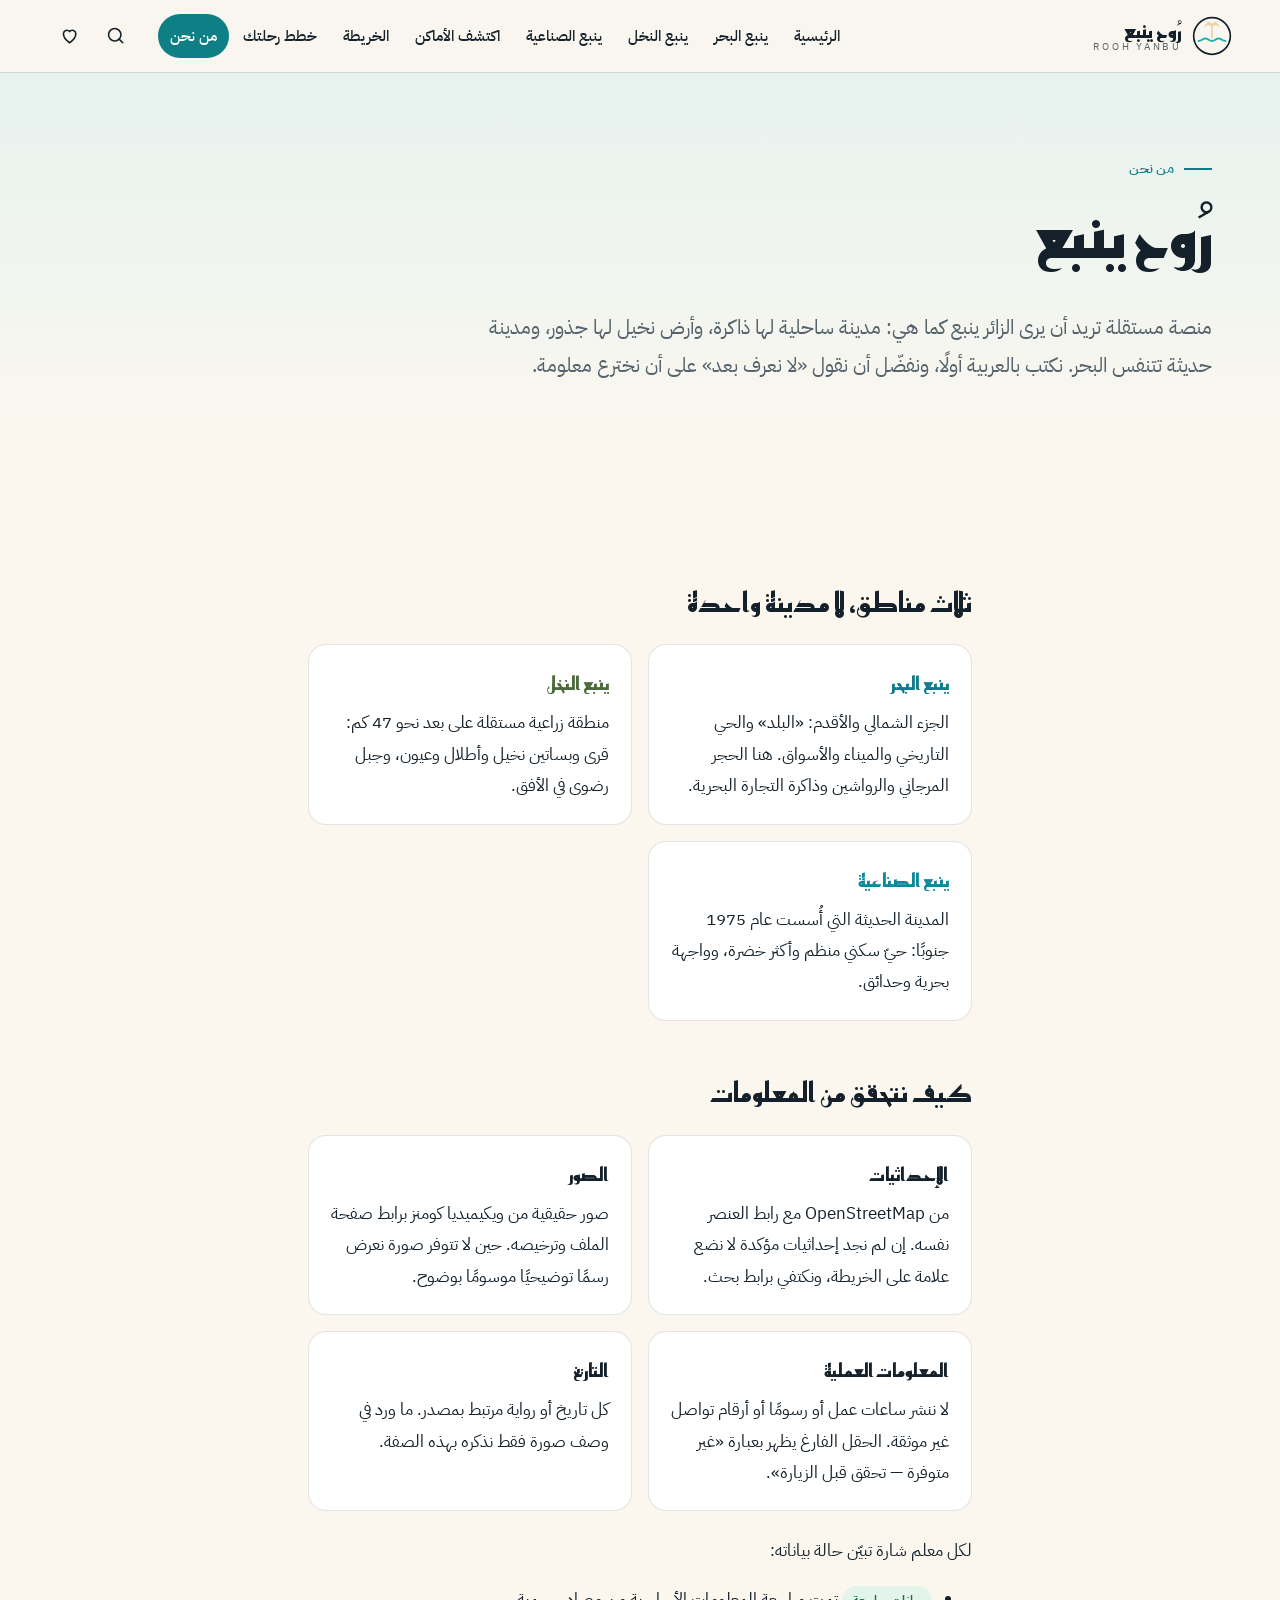
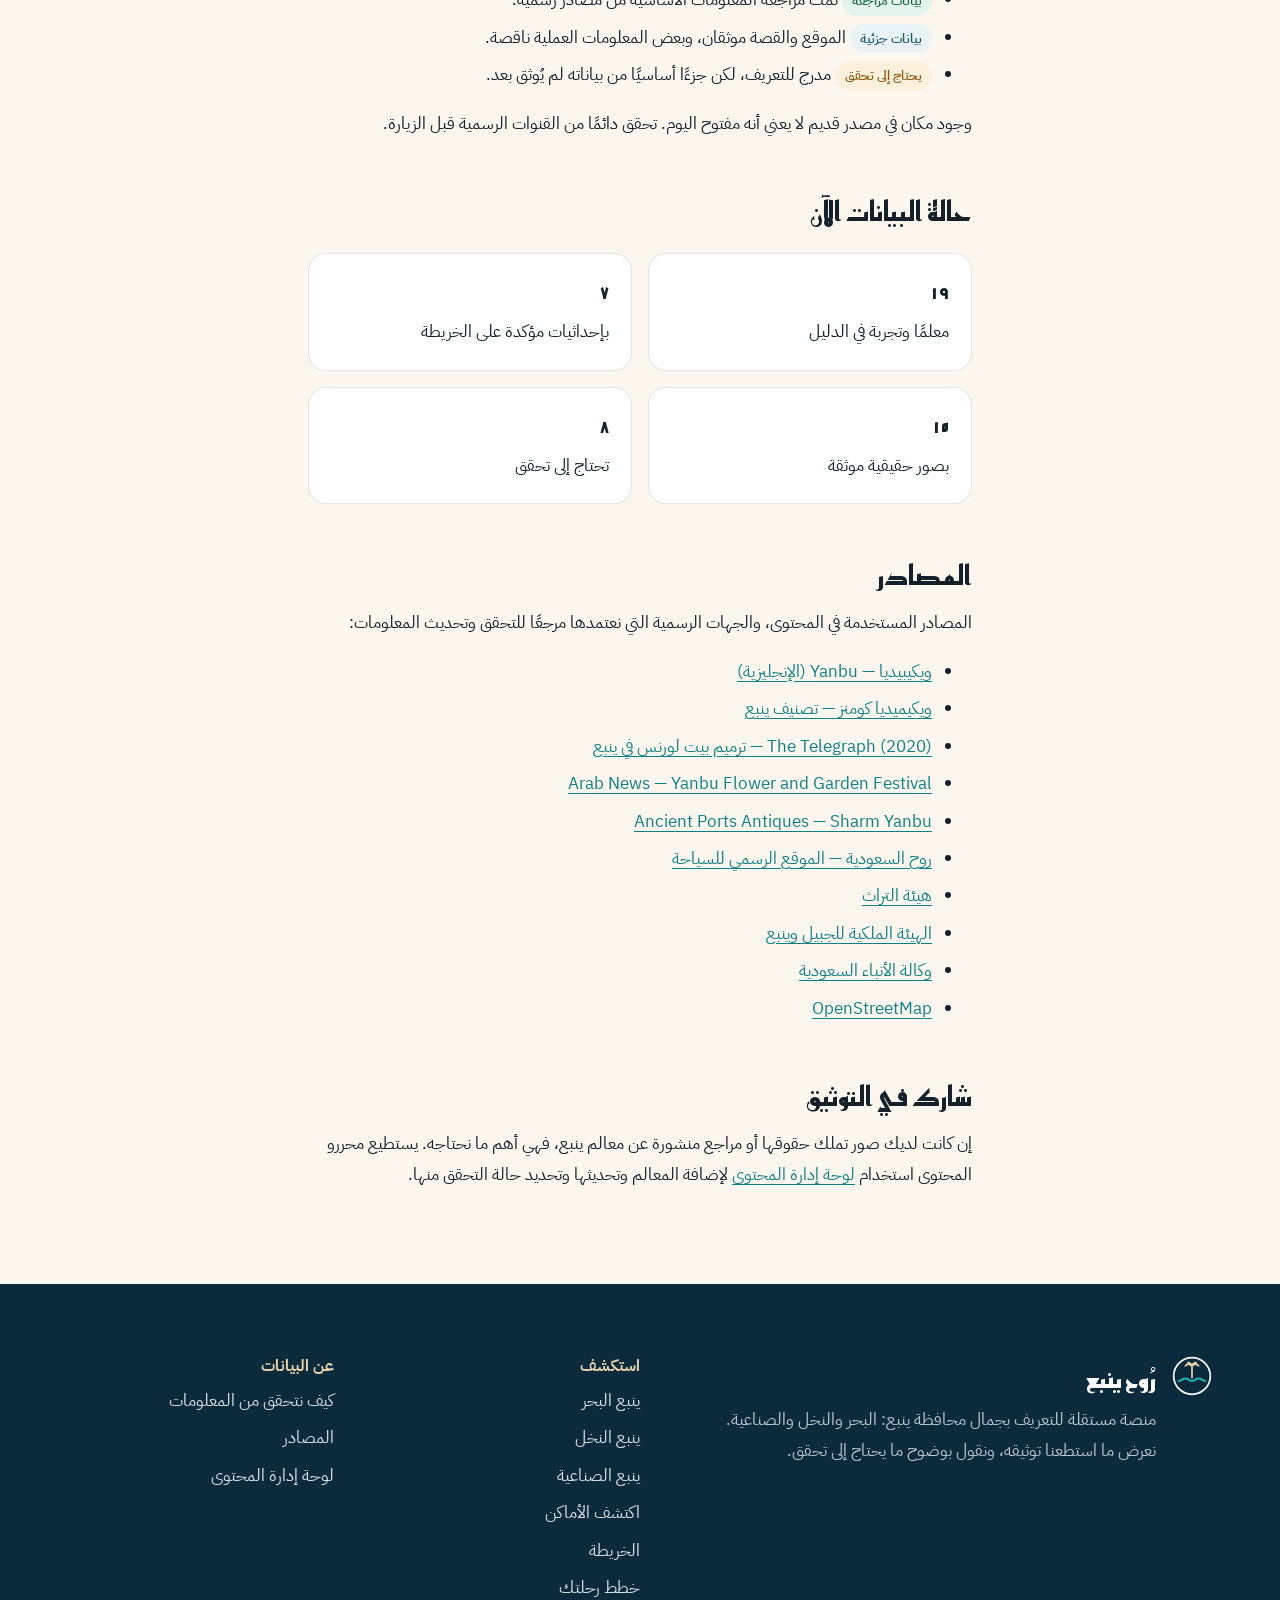
<file: about.html>
<!doctype html>
<html lang="ar" dir="rtl">
<head>
  <meta charset="utf-8">
  <meta name="viewport" content="width=device-width, initial-scale=1">
  <title>من نحن ومنهجية التحقق — رُوح ينبع</title>
  <meta name="description" content="رُوح ينبع منصة مستقلة للتعريف بمحافظة ينبع. تعرّف على الفرق بين ينبع البحر والنخل والصناعية، وعلى طريقة تحققنا من المعلومات ومصادرنا.">
  <meta property="og:type" content="website">
  <meta property="og:locale" content="ar_SA">
  <meta property="og:title" content="من نحن — رُوح ينبع">
  <meta property="og:description" content="منصة مستقلة للتعريف بجمال ينبع بمعلومات موثقة.">
  <meta name="theme-color" content="#0b2a3c">
  <link rel="icon" href="assets/img/favicon.svg" type="image/svg+xml">
  <link rel="preconnect" href="https://fonts.googleapis.com">
  <link rel="preconnect" href="https://fonts.gstatic.com" crossorigin>
  <link rel="stylesheet" href="https://fonts.googleapis.com/css2?family=Amiri:wght@400;700&family=IBM+Plex+Sans+Arabic:wght@200;300;400;500;600;700&family=Reem+Kufi:wght@400;500;600;700&display=swap">
  <link rel="stylesheet" href="assets/css/style.css">
  <script src="assets/js/data.js" defer></script>
  <script src="assets/js/app.js" defer></script>
  <script src="assets/js/pages/about.js" defer></script>
</head>
<body data-theme="home">
  <header id="site-header"></header>
  <main id="main" tabindex="-1">
    <section class="page-head">
      <div class="wrap">
        <span class="eyebrow">من نحن</span>
        <h1 class="h-display">رُوح ينبع</h1>
        <p class="lead">منصة مستقلة تريد أن يرى الزائر ينبع كما هي: مدينة ساحلية لها ذاكرة، وأرض نخيل لها جذور، ومدينة حديثة تتنفس البحر. نكتب بالعربية أولًا، ونفضّل أن نقول «لا نعرف بعد» على أن نخترع معلومة.</p>
      </div>
    </section>

    <section class="section--tight">
      <div class="wrap prose">
        <h2>ثلاث مناطق، لا مدينة واحدة</h2>
        <div class="method-grid">
          <div><b style="color:var(--z-bahr)">ينبع البحر</b>الجزء الشمالي والأقدم: «البلد» والحي التاريخي والميناء والأسواق. هنا الحجر المرجاني والرواشين وذاكرة التجارة البحرية.</div>
          <div><b style="color:var(--z-nakhl)">ينبع النخل</b>منطقة زراعية مستقلة على بعد نحو 47 كم: قرى وبساتين نخيل وأطلال وعيون، وجبل رضوى في الأفق.</div>
          <div><b style="color:var(--z-sinaiyah)">ينبع الصناعية</b>المدينة الحديثة التي أُسست عام 1975 جنوبًا: حيّ سكني منظم وأكثر خضرة، وواجهة بحرية وحدائق.</div>
        </div>

        <h2 id="method">كيف نتحقق من المعلومات</h2>
        <div class="method-grid">
          <div><b>الإحداثيات</b>من OpenStreetMap مع رابط العنصر نفسه. إن لم نجد إحداثيات مؤكدة لا نضع علامة على الخريطة، ونكتفي برابط بحث.</div>
          <div><b>الصور</b>صور حقيقية من ويكيميديا كومنز برابط صفحة الملف وترخيصه. حين لا تتوفر صورة نعرض رسمًا توضيحيًا موسومًا بوضوح.</div>
          <div><b>المعلومات العملية</b>لا ننشر ساعات عمل أو رسومًا أو أرقام تواصل غير موثقة. الحقل الفارغ يظهر بعبارة «غير متوفرة — تحقق قبل الزيارة».</div>
          <div><b>التاريخ</b>كل تاريخ أو رواية مرتبط بمصدر. ما ورد في وصف صورة فقط نذكره بهذه الصفة.</div>
        </div>
        <p>لكل معلم شارة تبيّن حالة بياناته:</p>
        <ul>
          <li><span class="badge badge--ok">بيانات مراجعة</span> تمت مراجعة المعلومات الأساسية من مصادر رسمية.</li>
          <li><span class="badge badge--part">بيانات جزئية</span> الموقع والقصة موثقان، وبعض المعلومات العملية ناقصة.</li>
          <li><span class="badge badge--warn">يحتاج إلى تحقق</span> مدرج للتعريف، لكن جزءًا أساسيًا من بياناته لم يُوثق بعد.</li>
        </ul>
        <p>وجود مكان في مصدر قديم لا يعني أنه مفتوح اليوم. تحقق دائمًا من القنوات الرسمية قبل الزيارة.</p>

        <h2>حالة البيانات الآن</h2>
        <div class="method-grid" id="stats"></div>

        <h2 id="sources">المصادر</h2>
        <p>المصادر المستخدمة في المحتوى، والجهات الرسمية التي نعتمدها مرجعًا للتحقق وتحديث المعلومات:</p>
        <ul id="sources-list"></ul>

        <h2>شارك في التوثيق</h2>
        <p>إن كانت لديك صور تملك حقوقها أو مراجع منشورة عن معالم ينبع، فهي أهم ما نحتاجه. يستطيع محررو المحتوى استخدام <a href="admin.html">لوحة إدارة المحتوى</a> لإضافة المعالم وتحديثها وتحديد حالة التحقق منها.</p>
      </div>
    </section>
  </main>
  <footer id="site-footer"></footer>
</body>
</html>
</file>
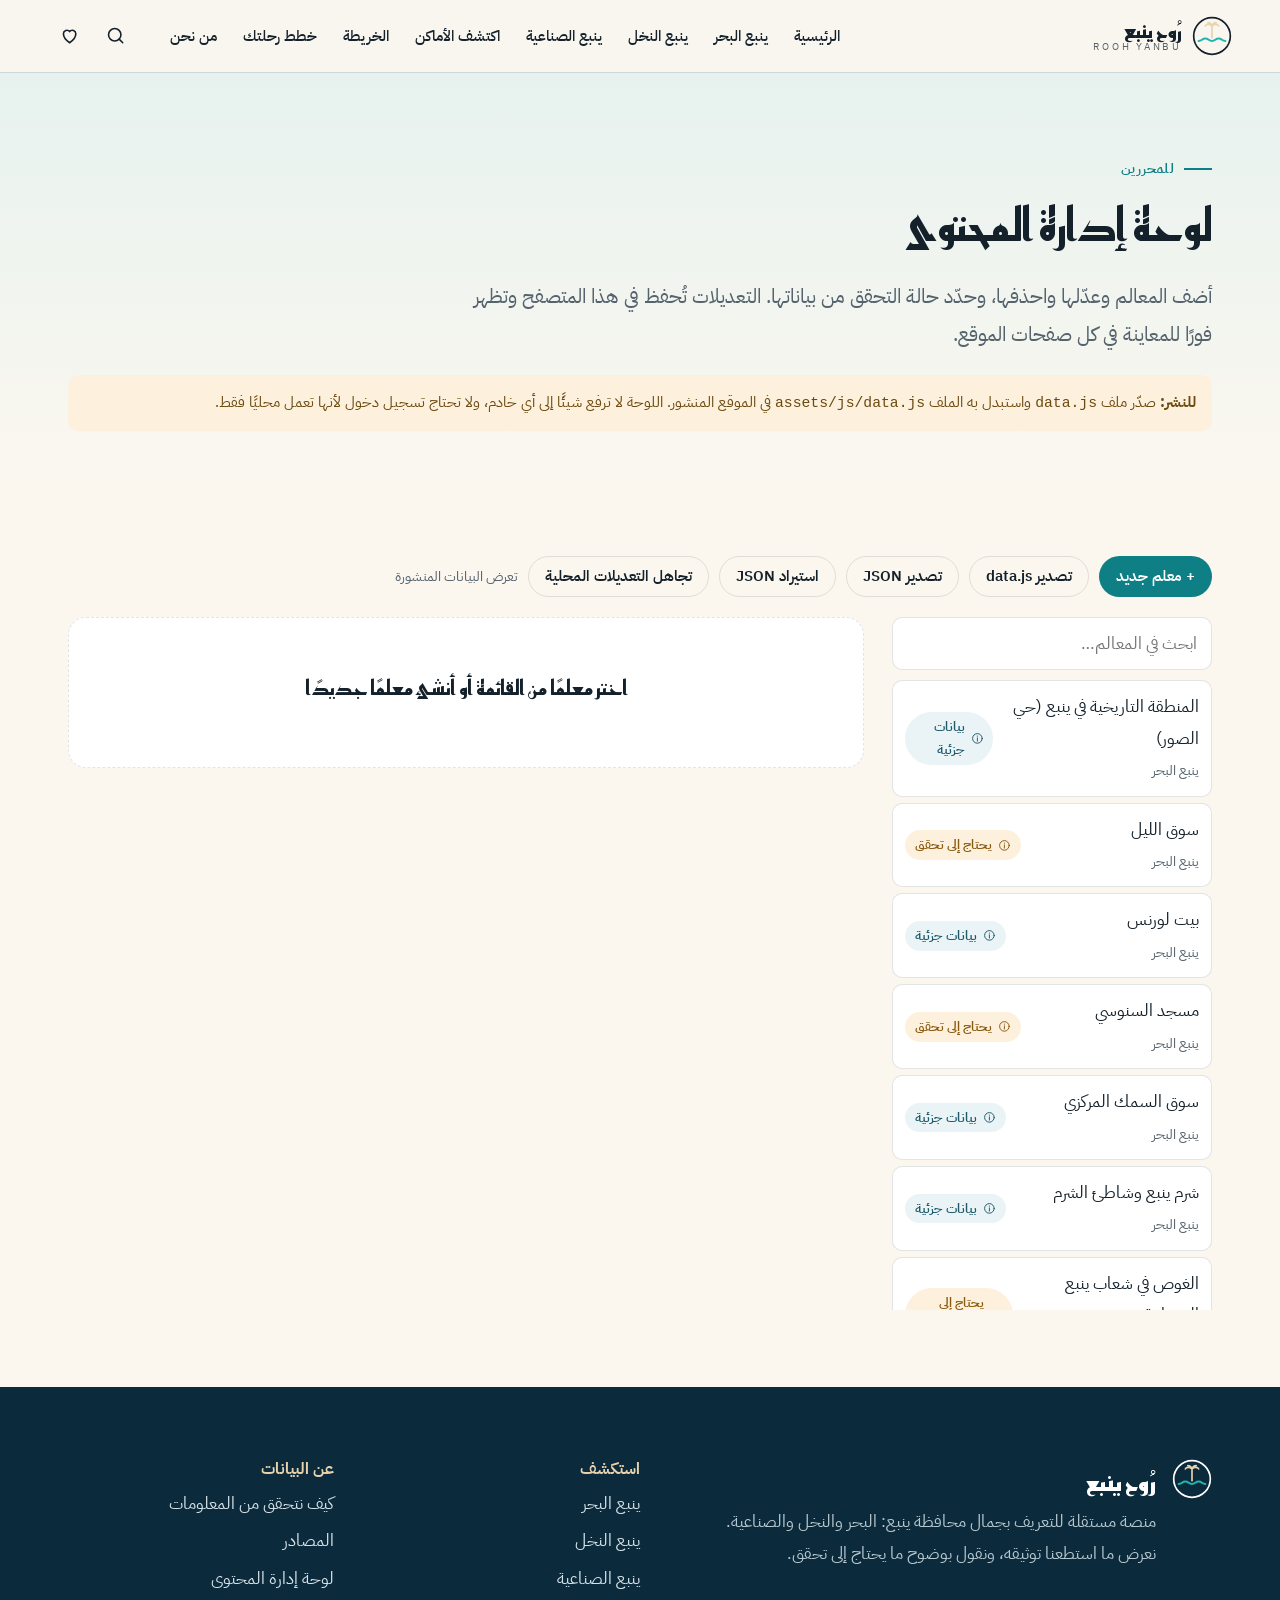
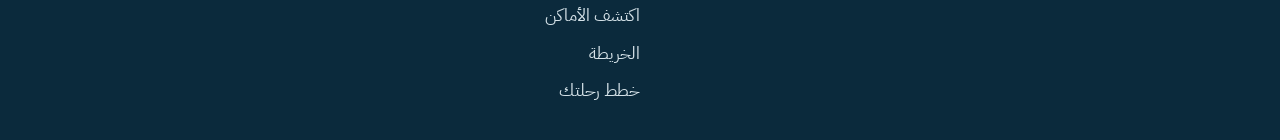
<file: admin.html>
<!doctype html>
<html lang="ar" dir="rtl">
<head>
  <meta charset="utf-8">
  <meta name="viewport" content="width=device-width, initial-scale=1">
  <title>إدارة المحتوى — رُوح ينبع</title>
  <meta name="robots" content="noindex, nofollow">
  <meta name="theme-color" content="#0b2a3c">
  <link rel="icon" href="assets/img/favicon.svg" type="image/svg+xml">
  <link rel="preconnect" href="https://fonts.googleapis.com">
  <link rel="preconnect" href="https://fonts.gstatic.com" crossorigin>
  <link rel="stylesheet" href="https://fonts.googleapis.com/css2?family=IBM+Plex+Sans+Arabic:wght@400;500;600;700&family=Reem+Kufi:wght@500;700&display=swap">
  <link rel="stylesheet" href="assets/css/style.css">
  <script src="assets/js/data.js" defer></script>
  <script src="assets/js/app.js" defer></script>
  <script src="assets/js/pages/admin.js" defer></script>
</head>
<body data-theme="home">
  <header id="site-header"></header>
  <main id="main" tabindex="-1">
    <section class="page-head">
      <div class="wrap">
        <span class="eyebrow">للمحررين</span>
        <h1 class="h-section">لوحة إدارة المحتوى</h1>
        <p class="lead">أضف المعالم وعدّلها واحذفها، وحدّد حالة التحقق من بياناتها. التعديلات تُحفظ في هذا المتصفح وتظهر فورًا للمعاينة في كل صفحات الموقع.</p>
        <div class="review-note"><b>للنشر:</b> صدّر ملف <code>data.js</code> واستبدل به الملف <code>assets/js/data.js</code> في الموقع المنشور. اللوحة لا ترفع شيئًا إلى أي خادم، ولا تحتاج تسجيل دخول لأنها تعمل محليًا فقط.</div>
      </div>
    </section>
    <section class="section--tight">
      <div class="wrap">
        <div class="admin-toolbar">
          <button type="button" class="btn btn--primary btn--sm" id="new-place">+ معلم جديد</button>
          <button type="button" class="btn btn--line btn--sm" id="export-js">تصدير data.js</button>
          <button type="button" class="btn btn--line btn--sm" id="export-json">تصدير JSON</button>
          <label class="btn btn--line btn--sm" for="import-file" style="cursor:pointer">استيراد JSON</label>
          <input type="file" id="import-file" accept="application/json,.json" class="visually-hidden">
          <button type="button" class="btn btn--line btn--sm" id="discard">تجاهل التعديلات المحلية</button>
          <span class="muted" id="mode" style="align-self:center;font-size:.9rem"></span>
        </div>
        <div class="admin-layout">
          <div>
            <label class="visually-hidden" for="admin-q">ابحث في المعالم</label>
            <input type="search" id="admin-q" placeholder="ابحث في المعالم…" style="margin-bottom:10px">
            <ul class="admin-list" id="admin-list"></ul>
          </div>
          <form class="admin-form" id="admin-form" novalidate></form>
        </div>
      </div>
    </section>
  </main>
  <footer id="site-footer"></footer>
</body>
</html>
</file>
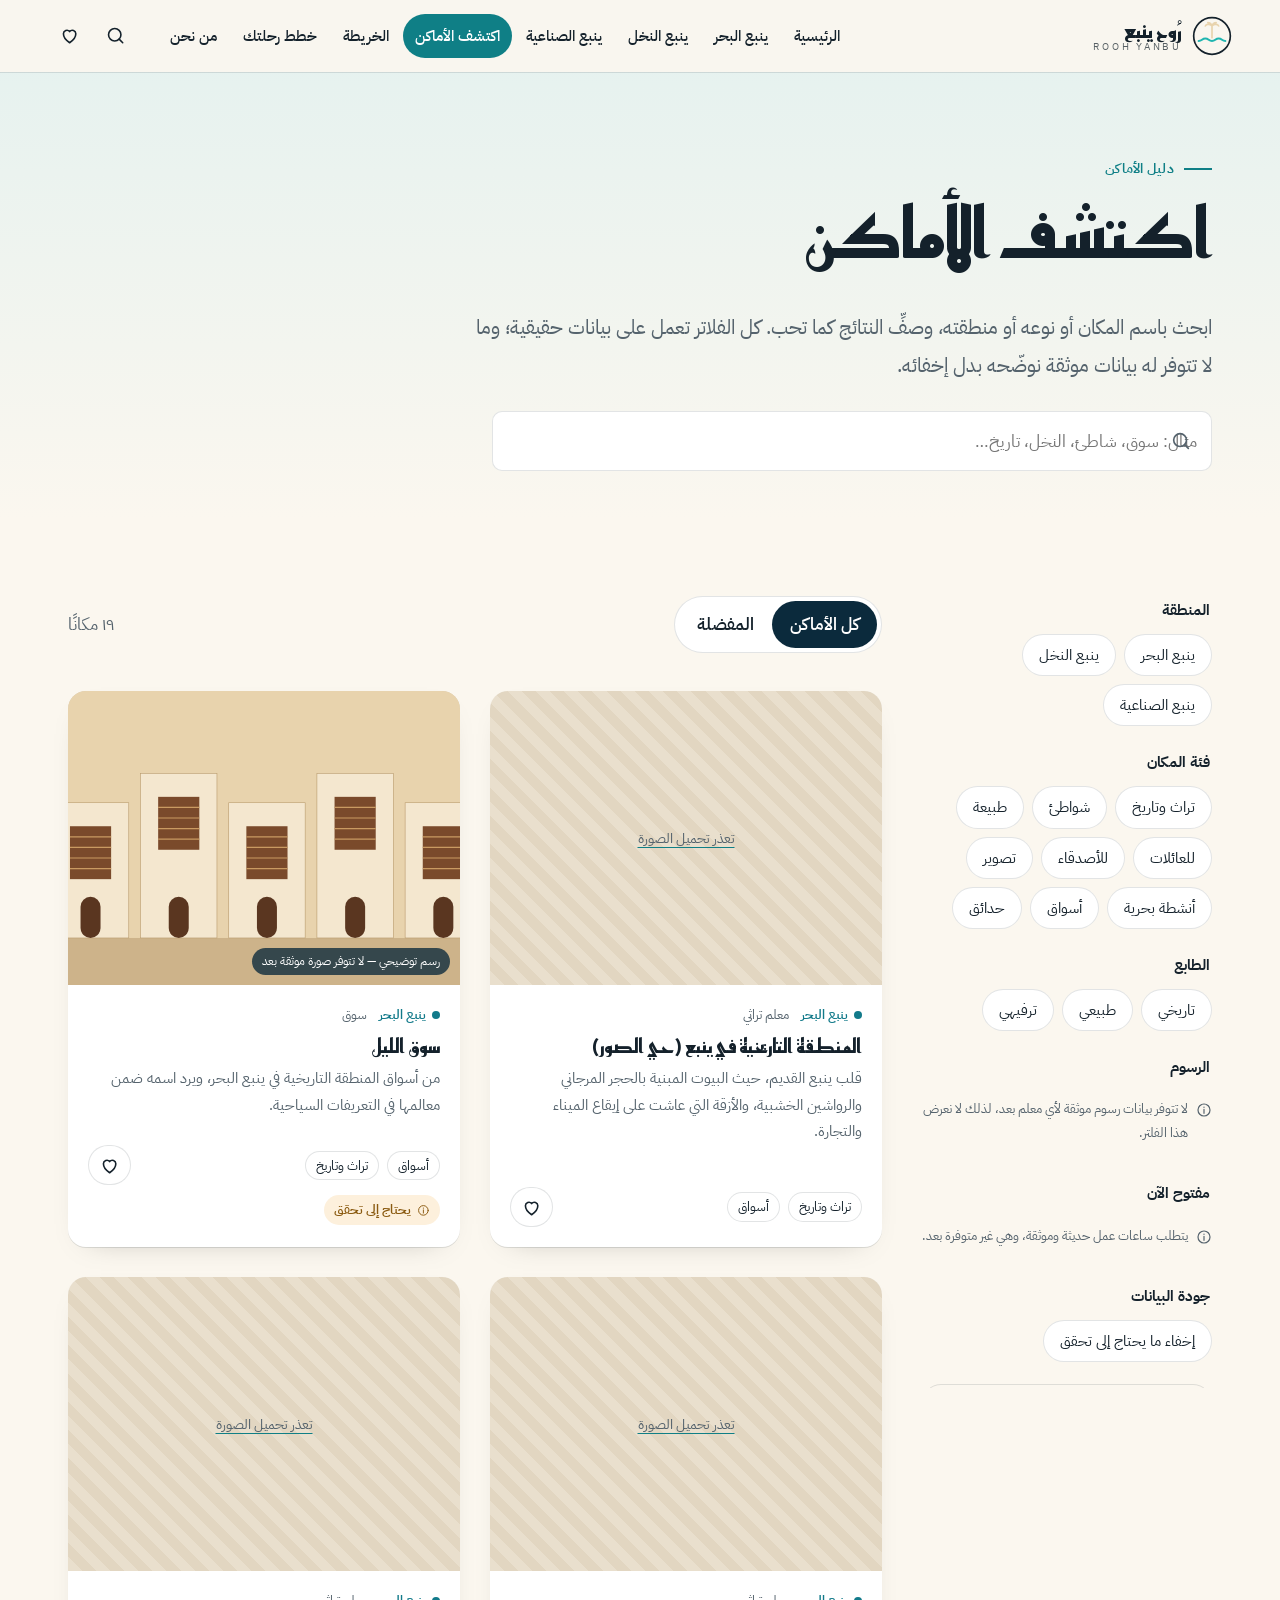
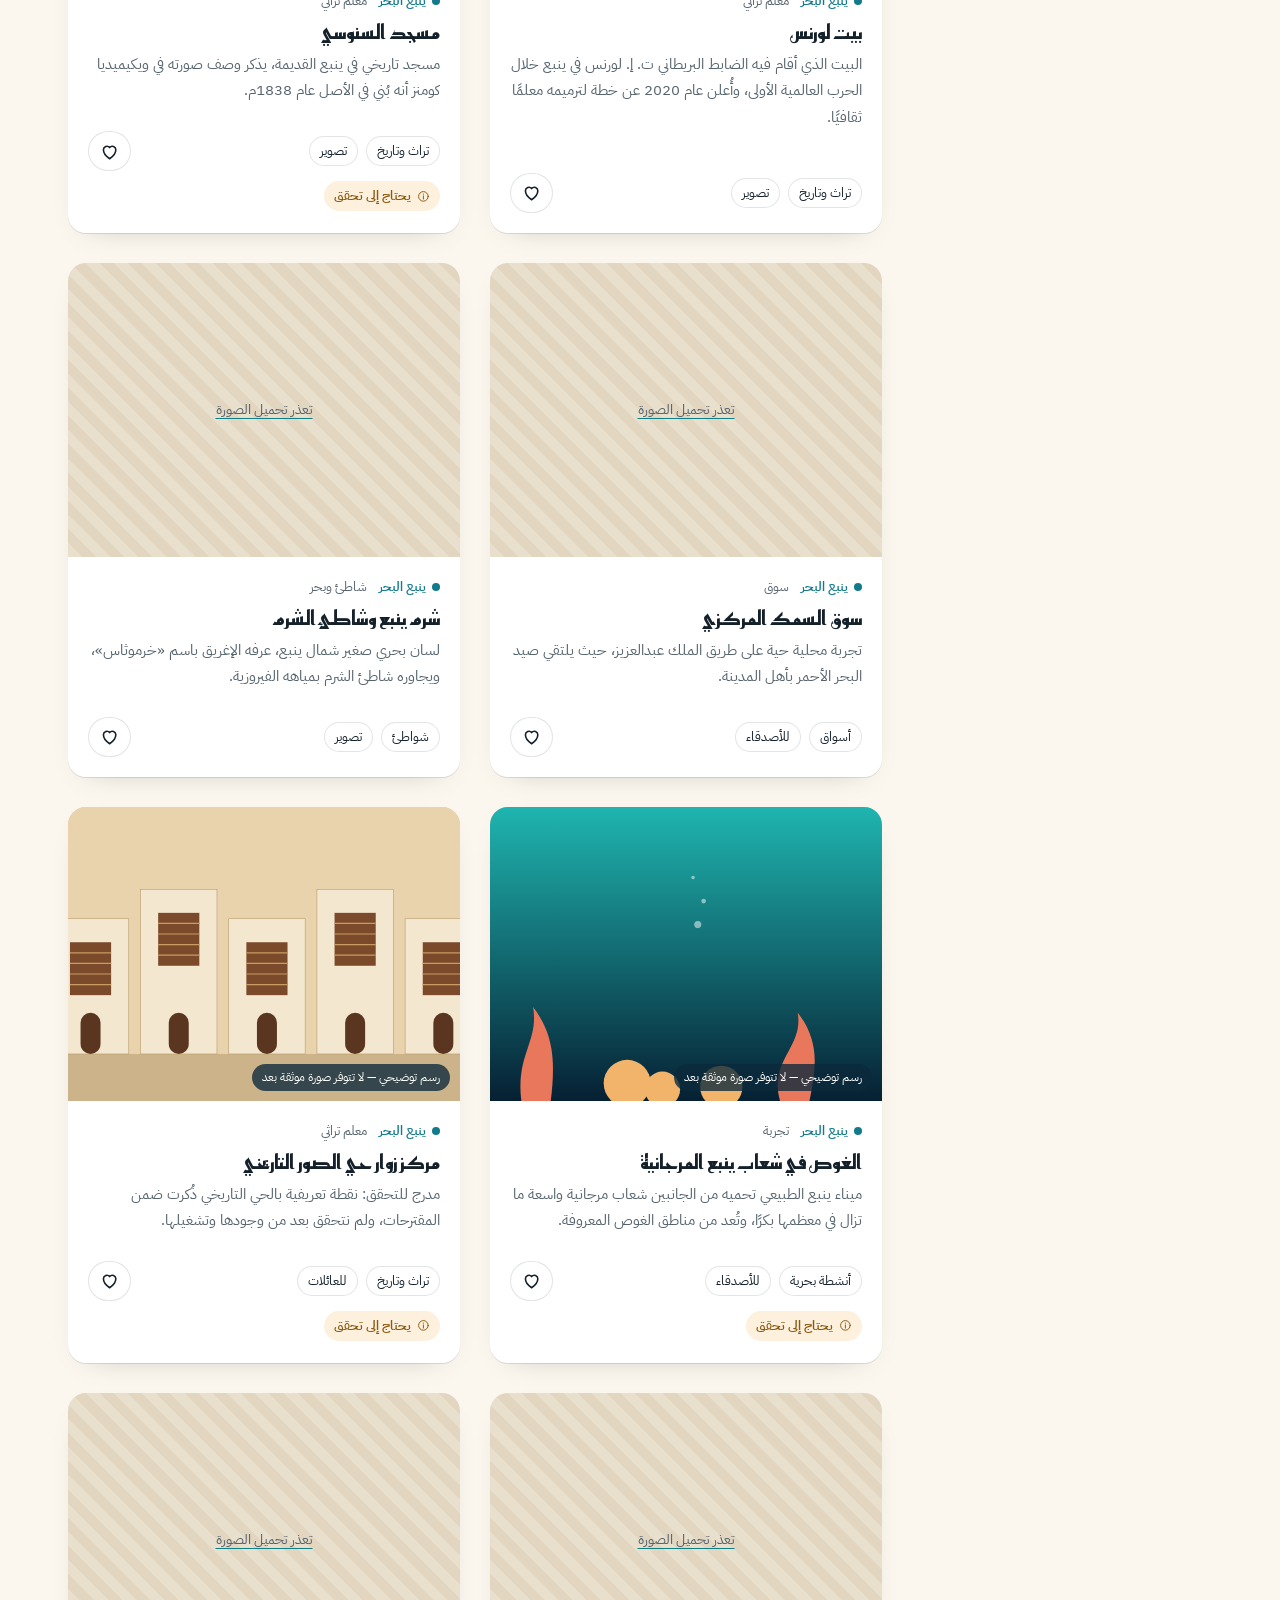
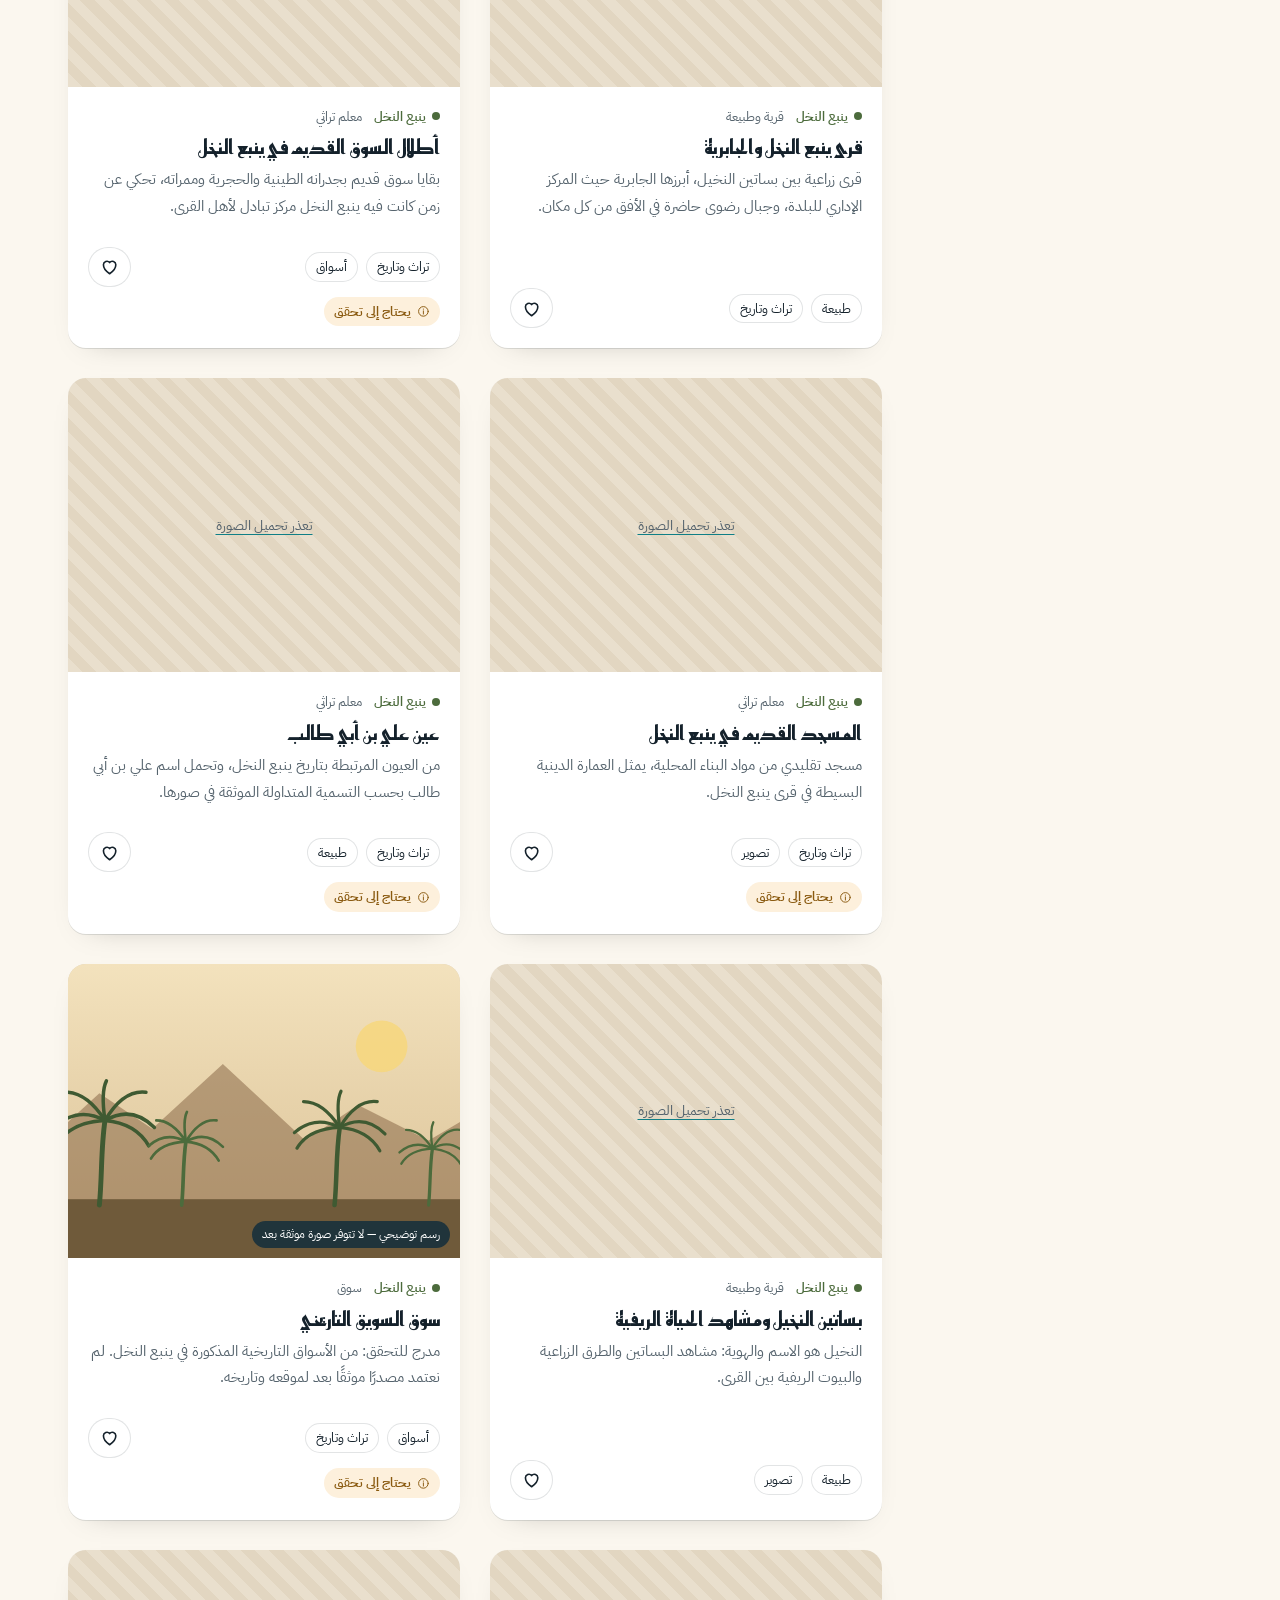
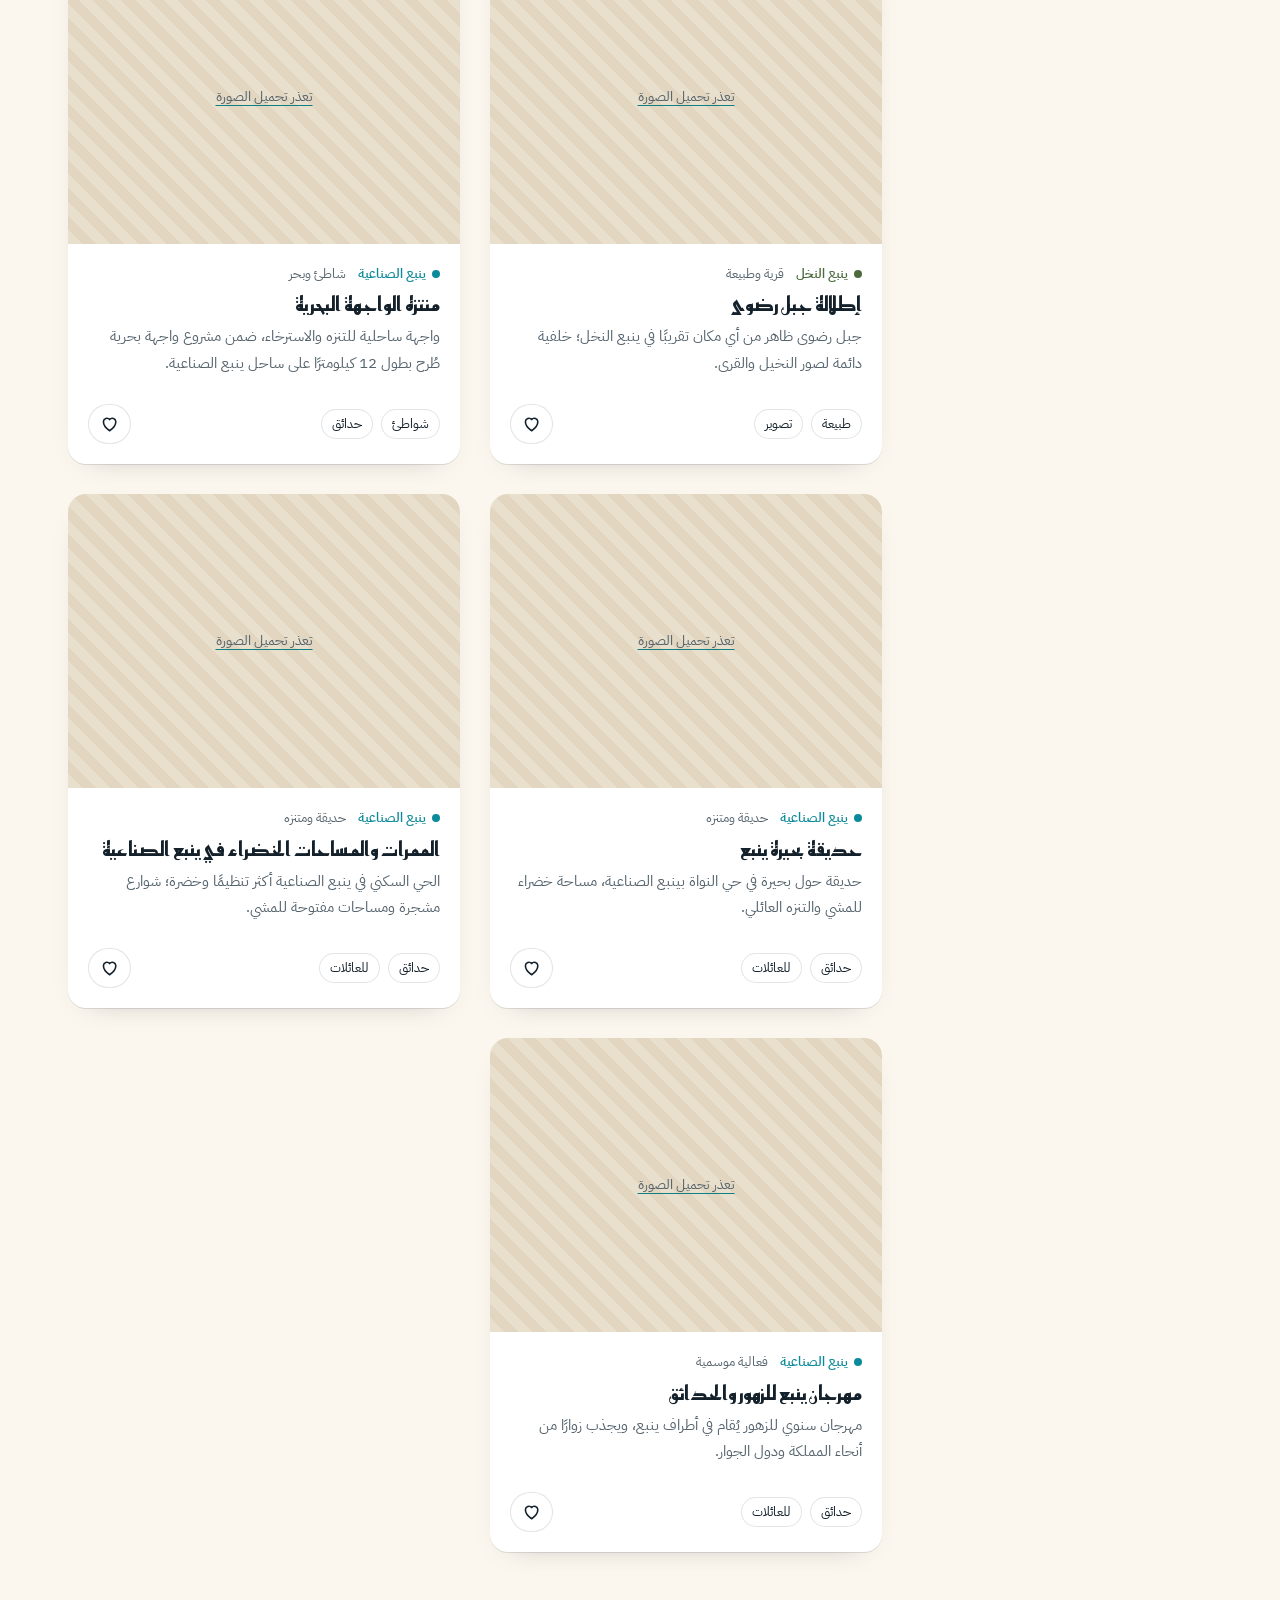
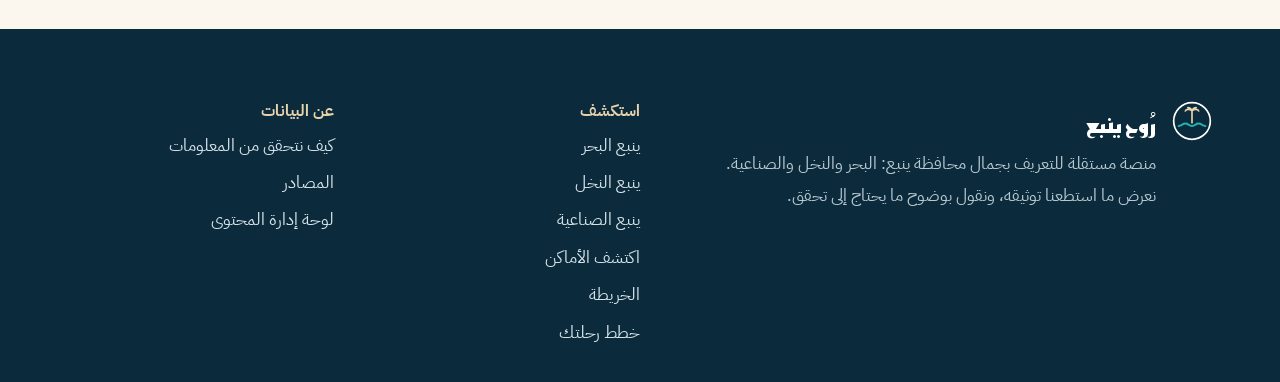
<file: explore.html>
<!doctype html>
<html lang="ar" dir="rtl">
<head>
  <meta charset="utf-8">
  <meta name="viewport" content="width=device-width, initial-scale=1">
  <title>اكتشف الأماكن في ينبع | بحث وتصفية — رُوح ينبع</title>
  <meta name="description" content="ابحث في معالم ينبع وصفِّها حسب المنطقة والفئة: تراث، شواطئ، طبيعة ونخيل، أماكن للعائلات والتصوير والأنشطة البحرية، واحفظ مفضلتك.">
  <meta property="og:type" content="website">
  <meta property="og:locale" content="ar_SA">
  <meta property="og:title" content="اكتشف الأماكن في ينبع">
  <meta property="og:description" content="بحث وتصفية ومفضلة لمعالم ينبع البحر والنخل والصناعية.">
  <meta name="theme-color" content="#0b2a3c">
  <link rel="icon" href="assets/img/favicon.svg" type="image/svg+xml">
  <link rel="preconnect" href="https://fonts.googleapis.com">
  <link rel="preconnect" href="https://fonts.gstatic.com" crossorigin>
  <link rel="preconnect" href="https://upload.wikimedia.org">
  <link rel="stylesheet" href="https://fonts.googleapis.com/css2?family=Amiri:wght@400;700&family=IBM+Plex+Sans+Arabic:wght@200;300;400;500;600;700&family=Reem+Kufi:wght@400;500;600;700&display=swap">
  <link rel="stylesheet" href="assets/css/style.css">
  <script src="assets/js/data.js" defer></script>
  <script src="assets/js/app.js" defer></script>
  <script src="assets/js/pages/explore.js" defer></script>
</head>
<body data-theme="home">
  <header id="site-header"></header>
  <main id="main" tabindex="-1">
    <section class="page-head">
      <div class="wrap">
        <span class="eyebrow">دليل الأماكن</span>
        <h1 class="h-display">اكتشف الأماكن</h1>
        <p class="lead">ابحث باسم المكان أو نوعه أو منطقته، وصفِّ النتائج كما تحب. كل الفلاتر تعمل على بيانات حقيقية؛ وما لا تتوفر له بيانات موثقة نوضّحه بدل إخفائه.</p>
        <form class="search-box" role="search" id="search-form">
          <label for="q" class="visually-hidden">ابحث عن مكان</label>
          <svg class="ico" viewBox="0 0 24 24" aria-hidden="true"><circle cx="11" cy="11" r="7"/><path d="M20 20l-4-4"/></svg>
          <input id="q" name="q" type="search" placeholder="مثال: سوق، شاطئ، النخل، تاريخ…" autocomplete="off">
        </form>
      </div>
    </section>

    <section class="section--tight">
      <div class="wrap explore-layout">
        <aside class="filters" id="filters" aria-label="الفلاتر"></aside>
        <div>
          <div class="results-bar">
            <div class="tabs" role="tablist" aria-label="عرض">
              <button type="button" role="tab" id="tab-all" aria-selected="true" aria-controls="results">كل الأماكن</button>
              <button type="button" role="tab" id="tab-fav" aria-selected="false" aria-controls="results">المفضلة <span data-fav-count hidden>0</span></button>
            </div>
            <button type="button" class="btn btn--line btn--sm filters-toggle" id="filters-toggle" aria-expanded="false" aria-controls="filters">الفلاتر</button>
            <p id="count" class="muted" role="status" aria-live="polite" style="margin:0"></p>
          </div>
          <div class="active-filters" id="active-filters" style="margin-bottom:18px"></div>
          <div id="results" role="tabpanel"></div>
        </div>
      </div>
    </section>
  </main>
  <footer id="site-footer"></footer>
</body>
</html>
</file>
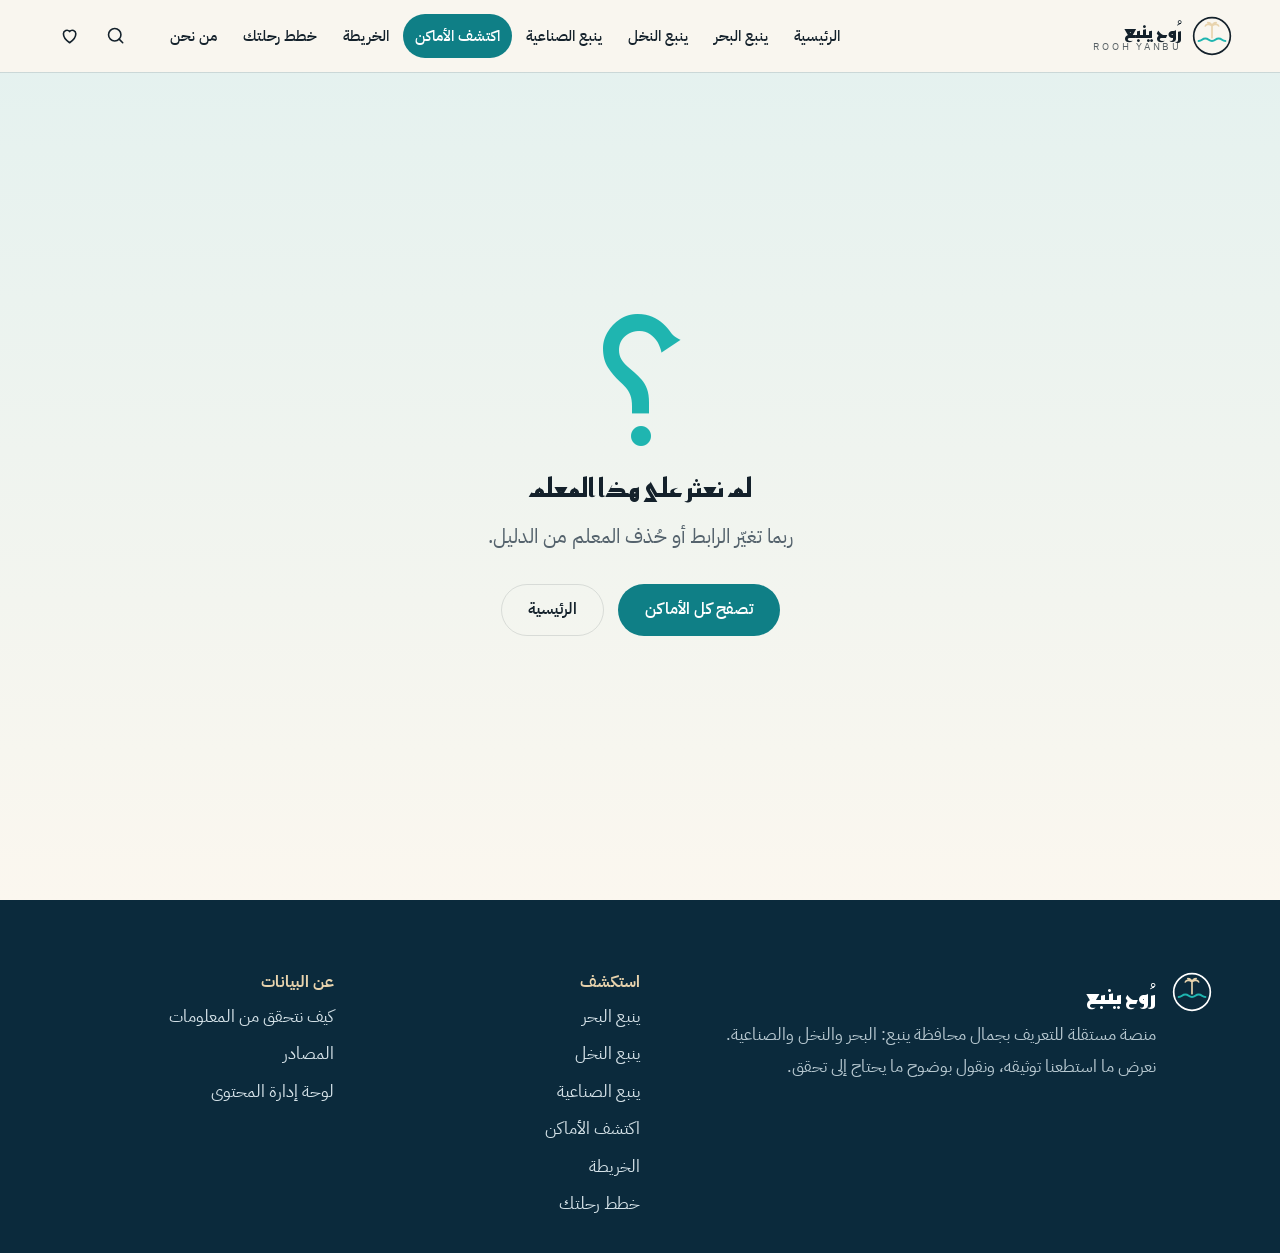
<file: place.html>
<!doctype html>
<html lang="ar" dir="rtl">
<head>
  <meta charset="utf-8">
  <meta name="viewport" content="width=device-width, initial-scale=1">
  <title>معلم سياحي — رُوح ينبع</title>
  <meta name="description" content="تفاصيل معلم سياحي في ينبع: القصة، الصور، معلومات الزيارة الموثقة، الخريطة والاتجاهات، والأماكن القريبة.">
  <meta property="og:type" content="article">
  <meta property="og:locale" content="ar_SA">
  <meta property="og:title" content="رُوح ينبع">
  <meta property="og:description" content="اكتشف معالم ينبع.">
  <meta name="theme-color" content="#0b2a3c">
  <link rel="icon" href="assets/img/favicon.svg" type="image/svg+xml">
  <link rel="preconnect" href="https://fonts.googleapis.com">
  <link rel="preconnect" href="https://fonts.gstatic.com" crossorigin>
  <link rel="preconnect" href="https://upload.wikimedia.org">
  <link rel="stylesheet" href="https://fonts.googleapis.com/css2?family=Amiri:wght@400;700&family=IBM+Plex+Sans+Arabic:wght@200;300;400;500;600;700&family=Reem+Kufi:wght@400;500;600;700&display=swap">
  <link rel="stylesheet" href="assets/css/style.css">
  <script src="assets/js/data.js" defer></script>
  <script src="assets/js/app.js" defer></script>
  <script src="assets/js/pages/place.js" defer></script>
</head>
<body class="has-hero">
  <header id="site-header"></header>
  <main id="main" tabindex="-1">
    <div class="loading page-pad" role="status">جارٍ تحميل المعلم…</div>
  </main>
  <footer id="site-footer"></footer>
</body>
</html>
</file>
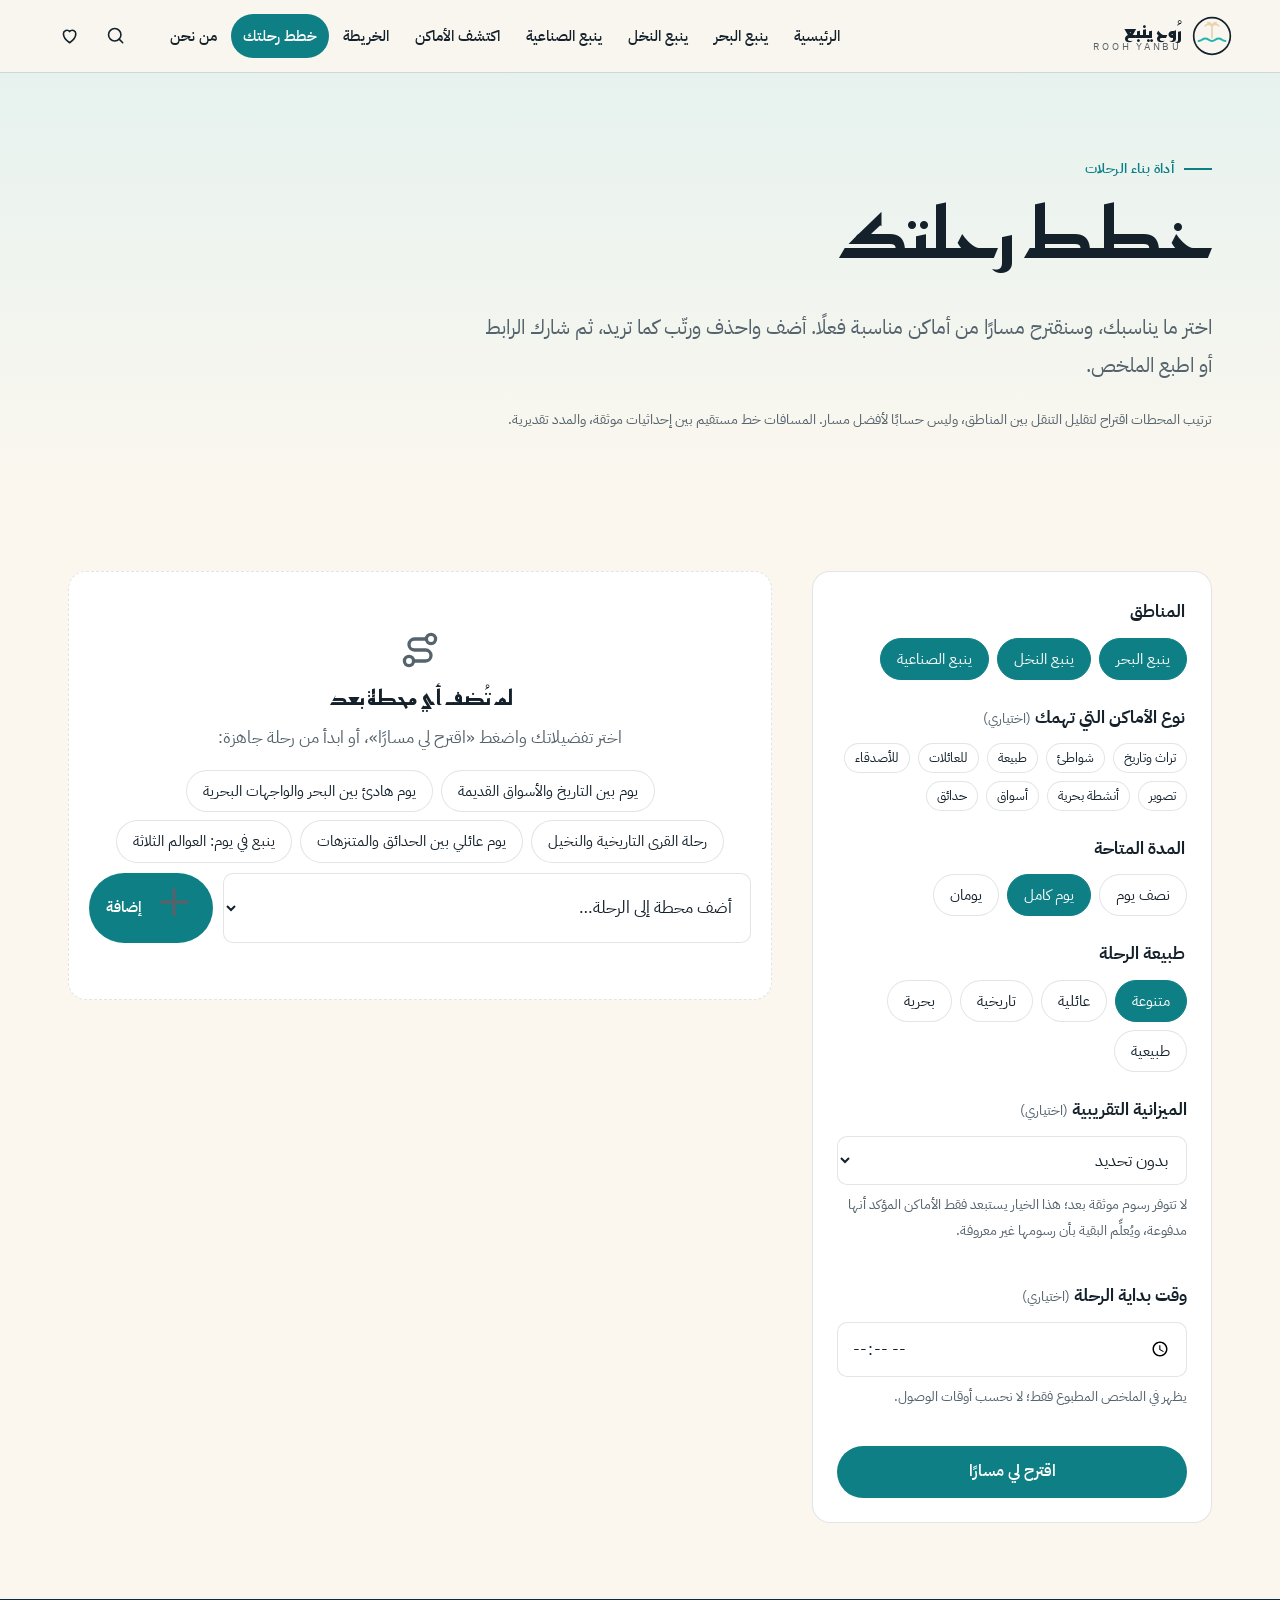
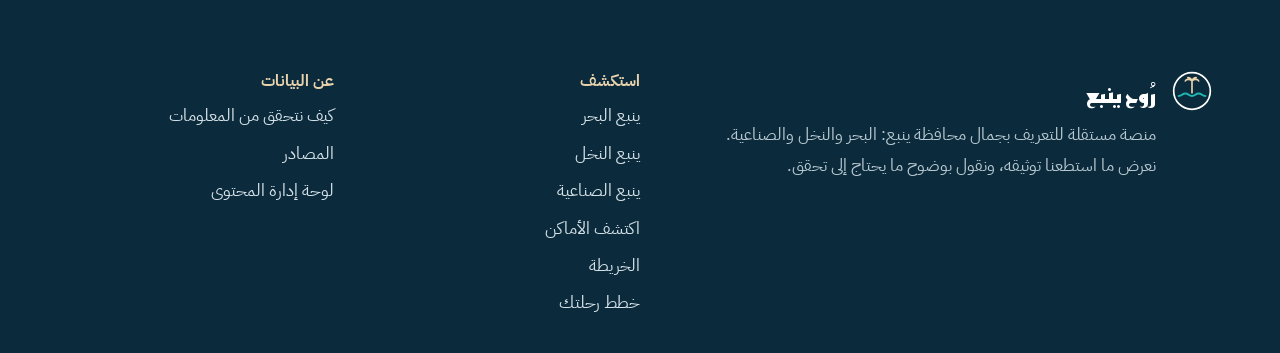
<file: plan.html>
<!doctype html>
<html lang="ar" dir="rtl">
<head>
  <meta charset="utf-8">
  <meta name="viewport" content="width=device-width, initial-scale=1">
  <title>خطط رحلتك في ينبع — رُوح ينبع</title>
  <meta name="description" content="ابنِ رحلتك في ينبع: اختر المناطق والاهتمامات والمدة، واحصل على مسار مقترح قابل للتعديل مع روابط الاتجاهات، ثم شاركه أو اطبعه.">
  <meta property="og:type" content="website">
  <meta property="og:locale" content="ar_SA">
  <meta property="og:title" content="خطط رحلتك في ينبع">
  <meta property="og:description" content="مسار مقترح قابل للتعديل والمشاركة والطباعة.">
  <meta name="theme-color" content="#0b2a3c">
  <link rel="icon" href="assets/img/favicon.svg" type="image/svg+xml">
  <link rel="preconnect" href="https://fonts.googleapis.com">
  <link rel="preconnect" href="https://fonts.gstatic.com" crossorigin>
  <link rel="preconnect" href="https://upload.wikimedia.org">
  <link rel="stylesheet" href="https://fonts.googleapis.com/css2?family=Amiri:wght@400;700&family=IBM+Plex+Sans+Arabic:wght@200;300;400;500;600;700&family=Reem+Kufi:wght@400;500;600;700&display=swap">
  <link rel="stylesheet" href="assets/css/style.css">
  <script src="assets/js/data.js" defer></script>
  <script src="assets/js/app.js" defer></script>
  <script src="assets/js/pages/plan.js" defer></script>
</head>
<body data-theme="home">
  <header id="site-header"></header>
  <main id="main" tabindex="-1">
    <section class="page-head">
      <div class="wrap">
        <span class="eyebrow">أداة بناء الرحلات</span>
        <h1 class="h-display">خطط رحلتك</h1>
        <p class="lead">اختر ما يناسبك، وسنقترح مسارًا من أماكن مناسبة فعلًا. أضف واحذف ورتّب كما تريد، ثم شارك الرابط أو اطبع الملخص.</p>
        <p class="note">ترتيب المحطات اقتراح لتقليل التنقل بين المناطق، وليس حسابًا لأفضل مسار. المسافات خط مستقيم بين إحداثيات موثقة، والمدد تقديرية.</p>
      </div>
    </section>
    <section class="section--tight">
      <div class="wrap plan-layout">
        <form class="plan-form" id="plan-form" aria-label="تفضيلات الرحلة">
          <fieldset><legend>المناطق</legend><div class="chips" id="f-zones"></div></fieldset>
          <fieldset><legend>نوع الأماكن التي تهمك <small class="muted" style="font-weight:400">(اختياري)</small></legend><div class="chips" id="f-cats"></div></fieldset>
          <fieldset><legend>المدة المتاحة</legend>
            <div class="chips">
              <label class="chip"><input type="radio" name="duration" value="half"><span>نصف يوم</span></label>
              <label class="chip"><input type="radio" name="duration" value="full" checked><span>يوم كامل</span></label>
              <label class="chip"><input type="radio" name="duration" value="two"><span>يومان</span></label>
            </div>
          </fieldset>
          <fieldset><legend>طبيعة الرحلة</legend>
            <div class="chips">
              <label class="chip"><input type="radio" name="style" value="mixed" checked><span>متنوعة</span></label>
              <label class="chip"><input type="radio" name="style" value="family"><span>عائلية</span></label>
              <label class="chip"><input type="radio" name="style" value="history"><span>تاريخية</span></label>
              <label class="chip"><input type="radio" name="style" value="sea"><span>بحرية</span></label>
              <label class="chip"><input type="radio" name="style" value="nature"><span>طبيعية</span></label>
            </div>
          </fieldset>
          <div>
            <label class="lbl" for="f-budget">الميزانية التقريبية <small class="muted" style="font-weight:400">(اختياري)</small></label>
            <select id="f-budget" name="budget">
              <option value="">بدون تحديد</option>
              <option value="free">أفضّل الأماكن المجانية</option>
            </select>
            <p class="note" style="margin-top:6px">لا تتوفر رسوم موثقة بعد؛ هذا الخيار يستبعد فقط الأماكن المؤكد أنها مدفوعة، ويُعلِّم البقية بأن رسومها غير معروفة.</p>
          </div>
          <div>
            <label class="lbl" for="f-start">وقت بداية الرحلة <small class="muted" style="font-weight:400">(اختياري)</small></label>
            <input type="time" id="f-start" name="start">
            <p class="note" style="margin-top:6px">يظهر في الملخص المطبوع فقط؛ لا نحسب أوقات الوصول.</p>
          </div>
          <button type="submit" class="btn btn--primary">اقترح لي مسارًا</button>
        </form>
        <div id="plan-out" aria-live="polite"></div>
      </div>
    </section>
  </main>
  <footer id="site-footer"></footer>
</body>
</html>
</file>
<file: assets/css/style.css>
/* ═══════════════════════════════════════════════
   رُوح ينبع — نظام التصميم
   هوية عامة موحدة + ثلاث شخصيات بصرية للمناطق
   ═══════════════════════════════════════════════ */

:root {
  --c-deep: #0b2a3c;
  --c-sea: #0e4d6b;
  --c-turq: #1fb5b0;
  --c-turq-ink: #0f7f86;
  --c-sand: #e8d3ad;
  --c-ivory: #fbf7ef;
  --c-ink: #14212b;
  --c-coral: #e8775b;

  --z-bahr: #127a8a;
  --z-nakhl: #4c6b3c;
  --z-sinaiyah: #0d8a99;

  --bg: var(--c-ivory);
  --surface: #ffffff;
  --fg: var(--c-ink);
  --muted: #55636d;
  --line: rgba(20, 33, 43, 0.12);
  --accent: var(--c-turq-ink);
  --accent-2: var(--c-coral);
  --on-accent: #fff;

  --f-body: "IBM Plex Sans Arabic", "Segoe UI", Tahoma, sans-serif;
  --f-head: "Reem Kufi", "IBM Plex Sans Arabic", sans-serif;
  --f-serif: "Amiri", "Times New Roman", serif;

  --radius: 18px;
  --radius-sm: 10px;
  --shadow: 0 18px 50px -24px rgba(11, 42, 60, 0.35);
  --wrap: 1240px;
  --pad: clamp(18px, 4vw, 48px);
  --header-h: 72px;
  --ease: cubic-bezier(0.22, 0.61, 0.36, 1);
}

body[data-theme="bahr"] {
  --bg: #f6f1e7;
  --surface: #fffaf2;
  --accent: #127a8a;
  --accent-2: #c85f45;
}
body[data-theme="nakhl"] {
  --bg: #f1e8d6;
  --surface: #faf4e8;
  --fg: #2b2118;
  --muted: #6a5a48;
  --line: rgba(43, 33, 24, 0.14);
  --accent: #4c6b3c;
  --accent-2: #8a6a1f;
  --f-head: "Amiri", serif;
}
body[data-theme="sinaiyah"] {
  --bg: #ffffff;
  --surface: #f3f7f9;
  --fg: #0f1c24;
  --muted: #56656f;
  --line: rgba(15, 28, 36, 0.1);
  --accent: #0d8a99;
  --accent-2: #3aa9c9;
  --f-head: "IBM Plex Sans Arabic", sans-serif;
  --radius: 6px;
}

/* ───── أساسيات ───── */
*, *::before, *::after { box-sizing: border-box; }
html { scroll-behavior: smooth; -webkit-text-size-adjust: 100%; }
@media (prefers-reduced-motion: reduce) {
  html { scroll-behavior: auto; }
  *, *::before, *::after { animation-duration: 0.01ms !important; animation-iteration-count: 1 !important; transition-duration: 0.01ms !important; }
}
body {
  margin: 0;
  font-family: var(--f-body);
  font-size: 1.0625rem;
  line-height: 1.85;
  color: var(--fg);
  background: var(--bg);
  text-rendering: optimizeLegibility;
}
body.no-scroll { overflow: hidden; }
img { max-width: 100%; display: block; }
a { color: var(--accent); text-underline-offset: 4px; }
a:hover { color: var(--fg); }
h1, h2, h3, h4 { font-family: var(--f-head); line-height: 1.3; margin: 0 0 0.5em; font-weight: 700; }
p { margin: 0 0 1em; }
button { font: inherit; color: inherit; cursor: pointer; }
:focus-visible { outline: 3px solid var(--c-turq); outline-offset: 3px; border-radius: 4px; }
.visually-hidden { position: absolute !important; width: 1px; height: 1px; overflow: hidden; clip: rect(0 0 0 0); white-space: nowrap; }
.ico { width: 1.25em; height: 1.25em; fill: none; stroke: currentColor; stroke-width: 1.8; stroke-linecap: round; stroke-linejoin: round; flex: none; }
[dir="rtl"] .ico-flip { transform: scaleX(-1); }
.wrap { max-width: var(--wrap); margin-inline: auto; padding-inline: var(--pad); }
.section { padding-block: clamp(64px, 9vw, 128px); }
.section--tight { padding-block: clamp(40px, 6vw, 80px); }

.skip-link { position: absolute; inset-inline-start: 12px; top: -60px; z-index: 200; background: var(--c-deep); color: #fff; padding: 10px 18px; border-radius: 999px; }
.skip-link:focus { top: 12px; color: #fff; }

.eyebrow { display: inline-flex; align-items: center; gap: 10px; font-size: 0.85rem; font-weight: 600; letter-spacing: 0.02em; color: var(--accent); margin-bottom: 14px; }
.eyebrow::before { content: ""; width: 28px; height: 2px; background: currentColor; }
.h-display { font-size: clamp(2.2rem, 5.4vw, 4.6rem); line-height: 1.15; letter-spacing: -0.01em; }
.h-section { font-size: clamp(1.8rem, 3.6vw, 3rem); }
.lead { font-size: clamp(1.08rem, 1.6vw, 1.3rem); color: var(--muted); max-width: 62ch; }
.muted { color: var(--muted); }
.note { font-size: 0.9rem; color: var(--muted); display: flex; gap: 8px; align-items: flex-start; }
.note .ico { margin-top: 5px; }
.section-head { display: flex; flex-wrap: wrap; align-items: end; justify-content: space-between; gap: 20px; margin-bottom: clamp(28px, 4vw, 52px); }
.section-head > div { max-width: 720px; }

/* ───── أزرار ورقائق ───── */
.btn {
  display: inline-flex; align-items: center; justify-content: center; gap: 10px;
  min-height: 48px; padding: 10px 26px; border-radius: 999px; border: 1.5px solid transparent;
  font-weight: 600; font-size: 1rem; text-decoration: none; transition: transform 0.25s var(--ease), background 0.25s, color 0.25s, border-color 0.25s;
}
.btn:hover { transform: translateY(-2px); }
.btn--primary { background: var(--accent); color: var(--on-accent); }
.btn--primary:hover { background: var(--fg); color: #fff; }
.btn--light { background: #fff; color: var(--c-deep); }
.btn--light:hover { background: var(--c-sand); color: var(--c-deep); }
.btn--ghost { border-color: rgba(255, 255, 255, 0.7); color: #fff; background: rgba(255, 255, 255, 0.06); backdrop-filter: blur(6px); }
.btn--ghost:hover { background: #fff; color: var(--c-deep); }
.btn--line { border-color: var(--line); color: var(--fg); background: transparent; }
.btn--line:hover { border-color: var(--fg); color: var(--fg); }
.btn--sm { min-height: 38px; padding: 6px 16px; font-size: 0.92rem; }
.btn[disabled] { opacity: 0.5; cursor: not-allowed; transform: none; }

.chips { display: flex; flex-wrap: wrap; gap: 8px; }
.chip {
  display: inline-flex; align-items: center; gap: 6px; min-height: 40px; padding: 6px 16px;
  border-radius: 999px; border: 1.5px solid var(--line); background: var(--surface); color: var(--fg);
  font-size: 0.95rem; text-decoration: none; transition: all 0.2s;
}
.chip:hover { border-color: var(--accent); color: var(--accent); }
.chip[aria-pressed="true"], .chip.is-active, .chip input:checked + span { background: var(--accent); border-color: var(--accent); color: #fff; }
.chip--sm { min-height: 28px; padding: 2px 10px; font-size: 0.8rem; }
label.chip { cursor: pointer; position: relative; }
label.chip input { position: absolute; opacity: 0; pointer-events: none; }
label.chip:has(input:checked) { background: var(--accent); border-color: var(--accent); color: #fff; }
label.chip:has(input:focus-visible) { outline: 3px solid var(--c-turq); outline-offset: 2px; }

.badge { display: inline-flex; align-items: center; gap: 6px; font-size: 0.8rem; font-weight: 600; padding: 3px 10px; border-radius: 999px; }
.badge .ico { width: 1em; height: 1em; }
.badge--ok { background: #e2f4ec; color: #1d6b48; }
.badge--part { background: #eaf3f6; color: #1d5b6b; }
.badge--warn { background: #fdf0dc; color: #8a5a10; }

.icon-btn { position: relative; display: inline-grid; place-items: center; width: 44px; height: 44px; border-radius: 50%; border: 0; background: transparent; color: inherit; text-decoration: none; }
.icon-btn:hover { background: rgba(127, 127, 127, 0.14); color: inherit; }
.icon-btn .count { position: absolute; top: 2px; inset-inline-end: 0; min-width: 18px; height: 18px; padding: 0 4px; border-radius: 9px; background: var(--c-coral); color: #fff; font-size: 0.7rem; line-height: 18px; text-align: center; font-weight: 700; }

.fav-btn { display: inline-flex; align-items: center; gap: 8px; border: 1.5px solid var(--line); background: var(--surface); border-radius: 999px; min-width: 40px; height: 40px; padding: 0 10px; justify-content: center; color: var(--fg); transition: all 0.2s; }
.fav-btn:hover { border-color: var(--c-coral); color: var(--c-coral); }
.fav-btn[aria-pressed="true"] { background: var(--c-coral); border-color: var(--c-coral); color: #fff; }
.fav-btn[aria-pressed="true"] .ico { fill: currentColor; }
.fav-btn--label { padding: 0 18px; height: 48px; font-weight: 600; }

/* ───── الهيدر ───── */
.site-header { position: fixed; inset: 0 0 auto; z-index: 100; color: var(--fg); transition: background 0.35s, box-shadow 0.35s, color 0.35s; background: color-mix(in srgb, var(--bg) 92%, transparent); backdrop-filter: blur(12px); box-shadow: 0 1px 0 var(--line); }
.has-hero .site-header:not(.is-scrolled):not(.menu-open) { background: transparent; box-shadow: none; backdrop-filter: none; color: #fff; }
.has-hero .site-header:not(.is-scrolled):not(.menu-open) .main-nav a { color: #fff; }
.header-inner { max-width: 1400px; margin-inline: auto; padding-inline: var(--pad); height: var(--header-h); display: flex; align-items: center; gap: 20px; }
.brand { display: flex; align-items: center; gap: 10px; color: inherit; text-decoration: none; margin-inline-end: auto; }
.brand:hover { color: inherit; }
.logo-mark { width: 40px; height: 40px; }
.brand-text { display: flex; flex-direction: column; line-height: 1.1; }
.brand-text b { font-family: "Reem Kufi", sans-serif; font-size: 1.35rem; }
.brand-text small { font-size: 0.62rem; letter-spacing: 0.28em; opacity: 0.7; font-family: var(--f-body); }
.main-nav ul { display: flex; gap: 2px; list-style: none; margin: 0; padding: 0; }
.main-nav a { display: block; padding: 8px 12px; border-radius: 999px; color: var(--fg); text-decoration: none; font-size: 0.95rem; font-weight: 500; white-space: nowrap; }
.main-nav a:hover { background: rgba(127, 127, 127, 0.14); }
.main-nav a[aria-current="page"] { background: var(--accent); color: #fff !important; }
.header-actions { display: flex; align-items: center; gap: 2px; }
.menu-toggle { display: none; }
main { display: block; }
.page-pad { padding-top: var(--header-h); }

@media (max-width: 1120px) {
  .menu-toggle { display: inline-grid; }
  .main-nav { position: fixed; inset: var(--header-h) 0 0 0; background: var(--bg); padding: 24px var(--pad) 40px; transform: translateX(100%); visibility: hidden; transition: transform 0.4s var(--ease), visibility 0.4s; overflow-y: auto; }
  .menu-open .main-nav { transform: none; visibility: visible; }
  .main-nav ul { flex-direction: column; gap: 4px; }
  .main-nav a { font-size: 1.35rem; padding: 14px 18px; font-family: var(--f-head); border-radius: var(--radius-sm); color: var(--fg) !important; }
  .main-nav li { border-bottom: 1px solid var(--line); }
}

.preview-bar { position: relative; z-index: 120; background: #fdf0dc; color: #6b4a10; text-align: center; padding: 8px 16px; font-size: 0.9rem; }
.preview-bar + .site-header, body:has(.preview-bar) .site-header { top: 40px; }

/* ───── الفوتر ───── */
.site-footer { background: var(--c-deep); color: #d5e2e8; padding: 72px 0 28px; margin-top: 0; }
.site-footer a { color: #fff; }
.footer-inner { max-width: var(--wrap); margin-inline: auto; padding-inline: var(--pad); display: grid; grid-template-columns: 2fr 1fr 1fr; gap: 40px; }
.footer-brand { display: flex; gap: 16px; color: #fff; }
.footer-brand b { font-family: "Reem Kufi", sans-serif; font-size: 1.6rem; }
.footer-brand p { color: #b7c8d0; max-width: 46ch; }
.site-footer h2 { font-size: 1rem; color: var(--c-sand); font-family: var(--f-body); }
.site-footer ul { list-style: none; padding: 0; margin: 0; }
.site-footer li { margin-bottom: 6px; }
.site-footer li a { color: #d5e2e8; text-decoration: none; }
.site-footer li a:hover { color: #fff; text-decoration: underline; }
@media (max-width: 820px) { .footer-inner { grid-template-columns: 1fr; } }

/* ───── حركة الظهور ───── */
[data-reveal] { opacity: 0; transform: translateY(26px); transition: opacity 0.9s var(--ease), transform 0.9s var(--ease); }
[data-reveal].in { opacity: 1; transform: none; }
[data-reveal="fade"] { transform: none; }
[data-reveal-delay="1"] { transition-delay: 0.12s; }
[data-reveal-delay="2"] { transition-delay: 0.24s; }
[data-reveal-delay="3"] { transition-delay: 0.36s; }

/* ───── الوسائط والرسوم ───── */
.media { position: relative; overflow: hidden; background: #d9cdb8; display: block; }
.media img { width: 100%; height: 100%; object-fit: cover; }
.art { position: relative; width: 100%; height: 100%; min-height: 160px; }
.art svg { position: absolute; inset: 0; width: 100%; height: 100%; }
.art-note { position: absolute; inset-inline-start: 10px; bottom: 10px; background: rgba(11, 42, 60, 0.78); color: #fff; font-size: 0.72rem; padding: 3px 10px; border-radius: 999px; }
.img-failed { width: 100%; height: 100%; min-height: 160px; display: grid; place-items: center; background: repeating-linear-gradient(45deg, #e9dfcd, #e9dfcd 10px, #e2d6c1 10px, #e2d6c1 20px); color: var(--muted); font-size: 0.85rem; }
figure { margin: 0; }
.credit { font-size: 0.75rem; color: var(--muted); margin-top: 6px; }
.credit a { color: inherit; }

/* ───── البطاقات ───── */
.card-grid { display: grid; grid-template-columns: repeat(auto-fill, minmax(min(100%, 300px), 1fr)); gap: clamp(18px, 2.4vw, 30px); }
.card { --zc: var(--accent); position: relative; display: flex; flex-direction: column; background: var(--surface); border-radius: var(--radius); overflow: hidden; box-shadow: 0 1px 0 var(--line), 0 10px 30px -22px rgba(0, 0, 0, 0.35); transition: transform 0.35s var(--ease), box-shadow 0.35s; }
.card[data-zone="bahr"] { --zc: var(--z-bahr); }
.card[data-zone="nakhl"] { --zc: var(--z-nakhl); }
.card[data-zone="sinaiyah"] { --zc: var(--z-sinaiyah); }
.card:hover { transform: translateY(-4px); box-shadow: var(--shadow); }
.card-media { aspect-ratio: 4 / 3; }
.card-media img { transition: transform 1.2s var(--ease); }
.card:hover .card-media img { transform: scale(1.05); }
.card-body { padding: 18px 20px 20px; display: flex; flex-direction: column; flex: 1; }
.card-meta { display: flex; gap: 12px; font-size: 0.8rem; color: var(--muted); margin-bottom: 6px; }
.zone-dot { display: inline-flex; align-items: center; gap: 6px; color: var(--zc); font-weight: 600; }
.zone-dot::before { content: ""; width: 8px; height: 8px; border-radius: 50%; background: currentColor; }
.card-title { font-size: 1.25rem; margin-bottom: 6px; }
.card-title a { color: var(--fg); text-decoration: none; }
.card-title a::after { content: ""; position: absolute; inset: 0; }
.card-title a:hover { color: var(--zc); }
.card-text { color: var(--muted); font-size: 0.95rem; line-height: 1.75; flex: 1; display: -webkit-box; -webkit-line-clamp: 3; -webkit-box-orient: vertical; overflow: hidden; }
.card-foot { display: flex; align-items: center; justify-content: space-between; gap: 10px; margin-top: 12px; position: relative; z-index: 2; }
.card-foot .chip { position: relative; z-index: 2; }
.card-flag { margin-top: 10px; }

/* ───── الحالات ───── */
.empty-state { text-align: center; padding: 56px 20px; border: 1.5px dashed var(--line); border-radius: var(--radius); background: var(--surface); }
.empty-state .ico { width: 44px; height: 44px; color: var(--muted); margin: 0 auto 12px; display: block; }
.empty-state h3 { font-size: 1.3rem; }
.loading { display: grid; place-items: center; padding: 60px; color: var(--muted); }
.loading::before { content: ""; width: 32px; height: 32px; border-radius: 50%; border: 3px solid var(--line); border-top-color: var(--accent); animation: spin 0.9s linear infinite; margin-bottom: 10px; }
@keyframes spin { to { transform: rotate(360deg); } }

.toast { position: fixed; bottom: 24px; left: 50%; transform: translate(-50%, 140%); background: var(--c-deep); color: #fff; padding: 12px 22px; border-radius: 999px; z-index: 300; transition: transform 0.4s var(--ease); box-shadow: var(--shadow); }
.toast.show { transform: translate(-50%, 0); }

/* ═════════ الصفحة الرئيسية ═════════ */
.hero { position: relative; min-height: 100svh; display: flex; align-items: flex-end; color: #fff; overflow: hidden; background: var(--c-deep); padding-top: calc(var(--header-h) + 24px); }
.hero-slides { position: absolute; inset: 0; }
.hero-slide { position: absolute; inset: 0; opacity: 0; transition: opacity 1.6s var(--ease); }
.hero-slide.is-active { opacity: 1; }
.hero-slide img { width: 100%; height: 100%; object-fit: cover; transform: scale(1.08); }
.hero-slide.is-active img { animation: kenburns 12s linear forwards; }
@keyframes kenburns { from { transform: scale(1.12); } to { transform: scale(1); } }
.hero::after { content: ""; position: absolute; inset: 0; background: linear-gradient(180deg, rgba(11, 42, 60, 0.55) 0%, rgba(11, 42, 60, 0.05) 35%, rgba(11, 42, 60, 0.35) 60%, rgba(6, 24, 36, 0.9) 100%); }
.hero-content { position: relative; z-index: 2; width: 100%; padding-bottom: clamp(48px, 9vh, 110px); }
.hero h1 { font-size: clamp(2.3rem, 6vw, 5.4rem); line-height: 1.12; max-width: 15ch; margin-bottom: 22px; }
.hero h1 span { display: block; color: var(--c-sand); }
.hero p { font-size: clamp(1.05rem, 1.7vw, 1.35rem); max-width: 54ch; color: #e7eef1; }
.hero-actions { display: flex; flex-wrap: wrap; gap: 14px; margin-top: 28px; }
.hero-dots { position: absolute; z-index: 3; inset-inline-end: var(--pad); bottom: clamp(48px, 9vh, 110px); display: flex; flex-direction: column; gap: 10px; align-items: flex-end; }
.hero-dot { background: none; border: 0; color: rgba(255, 255, 255, 0.65); display: flex; align-items: center; gap: 10px; font-size: 0.85rem; padding: 4px 0; }
.hero-dot::after { content: ""; width: 26px; height: 2px; background: currentColor; transition: width 0.4s; }
.hero-dot[aria-current="true"] { color: #fff; }
.hero-dot[aria-current="true"]::after { width: 56px; }
.hero-pause { background: rgba(255, 255, 255, 0.12); border: 1px solid rgba(255, 255, 255, 0.4); color: #fff; border-radius: 999px; font-size: 0.78rem; padding: 4px 12px; margin-top: 6px; }
.hero-credit { position: absolute; z-index: 3; inset-inline-start: var(--pad); bottom: 12px; font-size: 0.72rem; color: rgba(255, 255, 255, 0.7); }
.hero-credit a { color: inherit; }
.anim-up { animation: up 1.1s var(--ease) both; }
.anim-up.d1 { animation-delay: 0.15s; }
.anim-up.d2 { animation-delay: 0.3s; }
@keyframes up { from { opacity: 0; transform: translateY(30px); } to { opacity: 1; transform: none; } }
@media (max-width: 700px) {
  .hero-dots { position: static; flex-direction: row; align-items: center; margin-top: 26px; flex-wrap: wrap; }
  .hero-dot::after { width: 14px; }
  .hero-dot[aria-current="true"]::after { width: 28px; }
}

/* العوالم الثلاثة */
.worlds-intro { background: var(--c-deep); color: #fff; text-align: center; padding: clamp(64px, 8vw, 110px) var(--pad) 40px; }
.worlds-intro .lead { color: #b7c8d0; margin-inline: auto; }
.worlds-intro .eyebrow { color: var(--c-sand); }
.worlds { display: flex; height: min(86vh, 820px); background: var(--c-deep); gap: 4px; padding: 0 4px 4px; }
.world { position: relative; flex: 1; overflow: hidden; color: #fff; text-decoration: none; transition: flex 0.9s var(--ease); display: flex; align-items: flex-end; isolation: isolate; }
.world:hover, .world:focus-visible, .world:focus-within { flex: 2.3; color: #fff; }
.world img { position: absolute; inset: 0; width: 100%; height: 100%; object-fit: cover; z-index: -2; transition: transform 1.4s var(--ease), filter 0.9s; filter: saturate(0.85); }
.world:hover img { transform: scale(1.06); filter: saturate(1.05); }
.world::before { content: ""; position: absolute; inset: 0; z-index: -1; }
.world-body { padding: clamp(24px, 3vw, 44px); width: 100%; }
.world-num { font-size: 0.85rem; letter-spacing: 0.2em; opacity: 0.8; }
.world h3 { font-size: clamp(1.8rem, 3vw, 2.8rem); margin: 6px 0; }
.world p { max-width: 34ch; opacity: 0; transform: translateY(12px); transition: all 0.6s var(--ease) 0.15s; margin-bottom: 18px; }
.world:hover p, .world:focus-visible p { opacity: 1; transform: none; }
.world .btn { pointer-events: none; }
.world--bahr::before { background: linear-gradient(180deg, transparent 30%, rgba(14, 77, 107, 0.92)); }
.world--bahr h3 { font-family: "Reem Kufi", sans-serif; }
.world--bahr .waves { position: absolute; inset: auto 0 0; height: 70px; z-index: -1; opacity: 0.6; }
.world--bahr .waves path { animation: drift 9s linear infinite; }
@keyframes drift { from { transform: translateX(0); } to { transform: translateX(-200px); } }
.world--nakhl::before { background: linear-gradient(180deg, transparent 30%, rgba(52, 44, 26, 0.92)); }
.world--nakhl h3 { font-family: "Amiri", serif; font-size: clamp(2rem, 3.4vw, 3.2rem); }
.world--nakhl img { clip-path: inset(0 round 0); }
.world--nakhl .arch { position: absolute; inset: 22px; border: 1.5px solid rgba(232, 211, 173, 0.55); border-radius: 999px 999px 8px 8px; z-index: -1; pointer-events: none; }
.world--sinaiyah::before { background: linear-gradient(180deg, transparent 30%, rgba(13, 120, 140, 0.9)), repeating-linear-gradient(90deg, rgba(255, 255, 255, 0.07) 0 1px, transparent 1px 60px); }
.world--sinaiyah h3 { font-family: "IBM Plex Sans Arabic", sans-serif; font-weight: 300; letter-spacing: -0.01em; }
.world--sinaiyah h3 b { font-weight: 700; }
@media (max-width: 860px) {
  .worlds { flex-direction: column; height: auto; }
  .world { min-height: 64vh; }
  .world:hover, .world:focus-within { flex: 1; }
  .world p { opacity: 1; transform: none; }
}

/* أماكن تستحق الزيارة */
.feature-story { display: grid; grid-template-columns: 1.25fr 1fr; gap: 0; align-items: center; margin-bottom: clamp(48px, 7vw, 96px); }
.feature-story .media { aspect-ratio: 5 / 4; border-radius: var(--radius); }
.feature-story .fs-text { background: var(--surface); padding: clamp(26px, 4vw, 52px); border-radius: var(--radius); margin-inline-start: -90px; position: relative; box-shadow: var(--shadow); }
.feature-story blockquote { font-family: "Amiri", serif; font-size: clamp(1.3rem, 2.1vw, 1.7rem); line-height: 1.7; margin: 0 0 18px; color: var(--fg); }
@media (max-width: 860px) {
  .feature-story { grid-template-columns: 1fr; }
  .feature-story .fs-text { margin: -60px 16px 0; }
}
.strip-wrap { margin-bottom: clamp(48px, 7vw, 96px); }
.strip { display: grid; grid-auto-flow: column; grid-auto-columns: minmax(240px, 30%); gap: 16px; overflow-x: auto; scroll-snap-type: x mandatory; padding-bottom: 14px; scrollbar-width: thin; }
.strip-item { scroll-snap-align: start; position: relative; border-radius: var(--radius); overflow: hidden; aspect-ratio: 3 / 4; color: #fff; text-decoration: none; }
.strip-item:nth-child(even) { margin-top: 40px; }
.strip-item .media { position: absolute; inset: 0; }
.strip-item::after { content: ""; position: absolute; inset: 0; background: linear-gradient(transparent 50%, rgba(0, 0, 0, 0.75)); }
.strip-item span { position: absolute; z-index: 2; bottom: 16px; inset-inline: 16px; font-weight: 600; font-size: 1.1rem; }
.strip-item small { display: block; font-weight: 400; opacity: 0.8; font-size: 0.8rem; }
@media (max-width: 700px) { .strip { grid-auto-columns: 72%; } .strip-item:nth-child(even) { margin-top: 0; } }

.route { display: grid; grid-template-columns: 1fr 1.2fr; gap: clamp(24px, 4vw, 60px); align-items: start; background: var(--c-deep); color: #fff; border-radius: calc(var(--radius) * 1.5); padding: clamp(28px, 5vw, 64px); }
.route .lead, .route p { color: #c3d3da; }
.route .eyebrow { color: var(--c-sand); }
.route ol { list-style: none; margin: 0; padding: 0; position: relative; }
.route ol::before { content: ""; position: absolute; inset-inline-start: 19px; top: 20px; bottom: 20px; border-inline-start: 2px dashed rgba(232, 211, 173, 0.45); }
.route li { position: relative; display: flex; gap: 18px; align-items: center; padding: 10px 0; }
.route .stop-n { flex: none; width: 40px; height: 40px; border-radius: 50%; background: var(--c-sand); color: var(--c-deep); display: grid; place-items: center; font-weight: 700; z-index: 1; }
.route li a { color: #fff; font-weight: 600; text-decoration: none; }
.route li a:hover { text-decoration: underline; }
.route li small { display: block; color: #9fb3bd; font-weight: 400; }
@media (max-width: 860px) { .route { grid-template-columns: 1fr; } }

/* اكتشف حسب اهتمامك */
.interests { display: grid; grid-template-columns: repeat(auto-fill, minmax(min(100%, 200px), 1fr)); gap: 12px; }
.interest { display: flex; align-items: center; gap: 12px; padding: 16px 18px; border-radius: var(--radius-sm); border: 1.5px solid var(--line); background: var(--surface); text-align: start; font-weight: 600; transition: all 0.25s; min-height: 64px; }
.interest .ico { width: 28px; height: 28px; color: var(--accent); }
.interest:hover { border-color: var(--accent); transform: translateY(-2px); }
.interest[aria-pressed="true"] { background: var(--c-deep); color: #fff; border-color: var(--c-deep); }
.interest[aria-pressed="true"] .ico { color: var(--c-sand); }
.interest small { display: block; font-weight: 400; font-size: 0.78rem; color: var(--muted); }
.interest[aria-pressed="true"] small { color: #b7c8d0; }
.interest-results { margin-top: 28px; }
.interest-bar { display: flex; flex-wrap: wrap; justify-content: space-between; align-items: center; gap: 12px; margin-bottom: 18px; }

/* خطط ليومك */
.trips { display: grid; grid-template-columns: repeat(auto-fill, minmax(min(100%, 340px), 1fr)); gap: 20px; }
.trip { position: relative; border-radius: var(--radius); padding: 26px; background: var(--surface); border: 1px solid var(--line); display: flex; flex-direction: column; gap: 12px; overflow: hidden; }
.trip::before { content: ""; position: absolute; inset: 0 0 auto; height: 5px; background: var(--tc, var(--accent)); }
.trip[data-zone="bahr"] { --tc: var(--z-bahr); }
.trip[data-zone="nakhl"] { --tc: var(--z-nakhl); }
.trip[data-zone="sinaiyah"] { --tc: var(--z-sinaiyah); }
.trip[data-zone=""] { --tc: linear-gradient(90deg, var(--z-bahr), var(--z-nakhl), var(--z-sinaiyah)); }
.trip h3 { font-size: 1.3rem; margin: 0; }
.trip p { color: var(--muted); margin: 0; font-size: 0.95rem; }
.trip ol { margin: 0; padding-inline-start: 1.2em; font-size: 0.92rem; }
.trip .btn { margin-top: auto; align-self: flex-start; }

/* ينبع بعدستك */
.lens { display: grid; grid-template-columns: repeat(12, 1fr); gap: 14px; }
.lens-item { position: relative; border-radius: var(--radius); overflow: hidden; color: #fff; min-height: 280px; grid-column: span 4; text-decoration: none; display: flex; align-items: flex-end; }
.lens-item:nth-child(1) { grid-column: span 7; min-height: 420px; }
.lens-item:nth-child(2) { grid-column: span 5; min-height: 420px; }
.lens-item .media { position: absolute; inset: 0; }
.lens-item::after { content: ""; position: absolute; inset: 0; background: linear-gradient(transparent 35%, rgba(0, 0, 0, 0.82)); }
.lens-cap { position: relative; z-index: 2; padding: 22px; }
.lens-cap b { font-size: 1.15rem; display: block; }
.lens-cap p { font-size: 0.88rem; margin: 6px 0 0; opacity: 0.92; line-height: 1.7; }
.lens-item:hover { color: #fff; }
@media (max-width: 860px) { .lens-item, .lens-item:nth-child(1), .lens-item:nth-child(2) { grid-column: span 12; min-height: 320px; } }

/* من ذاكرة ينبع */
.memory { background: #1d1a16; color: #efe6d6; }
.memory .lead { color: #c8bca8; }
.memory .eyebrow { color: #d8b878; }
.memory-pair { display: grid; grid-template-columns: 1fr 1fr; gap: 18px; margin-bottom: 40px; }
.memory-pair figure { position: relative; }
.memory-pair .media { aspect-ratio: 4 / 3; border-radius: var(--radius-sm); background: #2b2620; }
.memory-pair .then .media img { filter: sepia(0.25) contrast(1.05); object-fit: contain; background: #2b2620; }
.memory-pair figcaption { font-size: 0.88rem; margin-top: 10px; color: #c8bca8; }
.memory-pair .credit { color: #9c907c; }
.memory-tag { position: absolute; top: 12px; inset-inline-start: 12px; background: rgba(0, 0, 0, 0.65); color: #fff; font-size: 0.75rem; padding: 3px 12px; border-radius: 999px; z-index: 2; }
@media (max-width: 700px) { .memory-pair { grid-template-columns: 1fr; } }

/* ═════════ صفحات المناطق ═════════ */
.zone-hero { position: relative; min-height: 92svh; display: flex; align-items: flex-end; color: #fff; overflow: hidden; padding-top: calc(var(--header-h) + 24px); }
.zone-hero > .media { position: absolute; inset: 0; }
.zone-hero-body { position: relative; z-index: 2; width: 100%; padding-bottom: clamp(60px, 10vh, 120px); }
.zone-hero h1 { font-size: clamp(2.4rem, 6.4vw, 5.6rem); line-height: 1.1; margin-bottom: 18px; }
.zone-hero h1 small { display: block; font-size: 0.42em; font-weight: 400; opacity: 0.92; margin-top: 10px; }
.zone-hero p { max-width: 58ch; font-size: clamp(1.02rem, 1.6vw, 1.25rem); }
.anchor-nav { position: sticky; top: var(--header-h); z-index: 50; background: color-mix(in srgb, var(--bg) 94%, transparent); backdrop-filter: blur(10px); border-bottom: 1px solid var(--line); }
.anchor-nav ul { display: flex; gap: 6px; list-style: none; margin: 0 auto; padding: 10px var(--pad); max-width: var(--wrap); overflow-x: auto; scrollbar-width: none; }
.anchor-nav a { display: block; white-space: nowrap; padding: 6px 14px; border-radius: 999px; text-decoration: none; color: var(--muted); font-size: 0.92rem; }
.anchor-nav a:hover, .anchor-nav a.is-active { background: var(--accent); color: #fff; }
.info-strip { display: flex; flex-wrap: wrap; gap: clamp(20px, 4vw, 56px); margin-top: 26px; }
.info-strip div { border-inline-start: 2px solid rgba(255, 255, 255, 0.5); padding-inline-start: 14px; }
.info-strip b { display: block; font-size: 1.5rem; font-family: var(--f-head); }
.info-strip small { opacity: 0.85; }

/* ينبع البحر */
.theme-bahr .zone-hero::after { content: ""; position: absolute; inset: 0; background: linear-gradient(180deg, rgba(11, 42, 60, 0.5), rgba(11, 42, 60, 0.1) 40%, rgba(14, 77, 107, 0.85)); }
.wave-divider { position: absolute; inset: auto 0 -1px; z-index: 3; height: clamp(50px, 7vw, 110px); width: 100%; }
.wave-divider path { fill: var(--bg); }
.tide-sea { background: linear-gradient(180deg, var(--bg) 0%, #e3f1ef 100%); }
.tide-turn { background: linear-gradient(180deg, #e3f1ef 0%, #efe3cc 55%, #ead7b6 100%); }
.tide-heritage { background: #ead7b6; }
.layered { display: grid; grid-template-columns: repeat(12, 1fr); align-items: center; gap: 20px; }
.layered-imgs { grid-column: 1 / span 7; position: relative; min-height: 520px; }
.layered-imgs .media { position: absolute; border-radius: var(--radius); box-shadow: var(--shadow); }
.layered-imgs .m1 { inset: 0 0 80px 22%; }
.layered-imgs .m2 { width: 46%; aspect-ratio: 3 / 4; inset-inline-start: 0; bottom: 0; border: 8px solid var(--bg); }
.layered-text { grid-column: 8 / span 5; }
@media (max-width: 900px) {
  .layered { grid-template-columns: 1fr; }
  .layered-imgs, .layered-text { grid-column: auto; }
  .layered-imgs { min-height: 400px; }
}
.roshan { background-image: repeating-linear-gradient(0deg, rgba(122, 74, 43, 0.08) 0 2px, transparent 2px 14px), repeating-linear-gradient(90deg, rgba(122, 74, 43, 0.08) 0 2px, transparent 2px 14px); }
.activity-table { width: 100%; border-collapse: separate; border-spacing: 0; background: var(--surface); border-radius: var(--radius); overflow: hidden; box-shadow: var(--shadow); }
.activity-table th, .activity-table td { padding: 16px 20px; text-align: start; border-bottom: 1px solid var(--line); vertical-align: top; }
.activity-table th { background: var(--c-sea); color: #fff; font-weight: 600; font-size: 0.92rem; }
.activity-table tr:last-child td { border-bottom: 0; }
.status-ok { color: #1d6b48; font-weight: 600; }
.status-warn { color: #8a5a10; font-weight: 600; }
@media (max-width: 700px) {
  .activity-table thead { display: none; }
  .activity-table tr { display: block; border-bottom: 1px solid var(--line); padding: 12px 0; }
  .activity-table td { display: block; border: 0; padding: 4px 18px; }
  .activity-table td::before { content: attr(data-label) ": "; font-weight: 600; color: var(--muted); }
}
.scrolly { display: grid; grid-template-columns: 1fr 1fr; gap: clamp(24px, 5vw, 80px); }
.scrolly-media { position: sticky; top: calc(var(--header-h) + 70px); height: calc(100vh - var(--header-h) - 110px); border-radius: var(--radius); overflow: hidden; background: var(--c-deep); }
.scrolly-media figure { position: absolute; inset: 0; opacity: 0; transition: opacity 1s var(--ease); }
.scrolly-media figure.is-active { opacity: 1; }
.scrolly-media .media { position: absolute; inset: 0; }
.scrolly-media figcaption { position: absolute; bottom: 0; inset-inline: 0; padding: 40px 20px 14px; background: linear-gradient(transparent, rgba(0, 0, 0, 0.75)); color: #fff; font-size: 0.85rem; }
.scrolly-media figcaption a { color: #fff; }
.scrolly-steps { padding-block: 10vh 30vh; }
.scrolly-step { min-height: 70vh; display: flex; flex-direction: column; justify-content: center; opacity: 0.3; transition: opacity 0.6s; }
.scrolly-step.is-active { opacity: 1; }
.scrolly-step .yr { font-family: "Reem Kufi", sans-serif; font-size: clamp(2.4rem, 5vw, 4rem); color: var(--accent-2); line-height: 1; }
.scrolly-step p { font-size: 1.15rem; }
@media (max-width: 860px) {
  .scrolly { grid-template-columns: 1fr; }
  .scrolly-media { top: var(--header-h); height: 46vh; z-index: 2; }
  .scrolly-step { min-height: 60vh; }
}

/* ينبع النخل */
.theme-nakhl .zone-hero { min-height: auto; display: block; color: var(--fg); padding-top: calc(var(--header-h) + 24px); }
.theme-nakhl .zone-hero > .media { position: relative; inset: auto; margin: 0 var(--pad); height: min(70vh, 640px); border-radius: 999px 999px var(--radius) var(--radius); }
.theme-nakhl .zone-hero-body { padding: 40px 0 0; text-align: center; }
.theme-nakhl .zone-hero h1 { color: var(--fg); }
.theme-nakhl .zone-hero p { margin-inline: auto; color: var(--muted); }
.ornament { display: block; width: 120px; height: 24px; margin: 18px auto; color: var(--accent-2); }
.theme-nakhl .section-earth { background: #e7dbc2; }
.theme-nakhl .section-dark { background: #2f2a1f; color: #efe6d6; }
.theme-nakhl .section-dark .lead, .theme-nakhl .section-dark .muted { color: #cfc2a8; }
.theme-nakhl .section-dark .eyebrow { color: #d8b878; }
.theme-nakhl .eyebrow::before { width: 18px; height: 18px; background: none; border: 1.5px solid currentColor; transform: rotate(45deg); }
.trail { position: relative; max-width: 1080px; margin-inline: auto; }
.trail::before { content: ""; position: absolute; top: 0; bottom: 0; left: 50%; border-inline-start: 3px dotted rgba(76, 107, 60, 0.5); }
.trail-stop { position: relative; display: grid; grid-template-columns: 1fr 1fr; gap: 60px; align-items: center; padding: 34px 0; }
.trail-stop::before { content: ""; position: absolute; left: 50%; top: 50%; width: 22px; height: 22px; transform: translate(-50%, -50%) rotate(45deg); background: var(--bg); border: 3px solid var(--accent); z-index: 1; }
.trail-stop .media { aspect-ratio: 4 / 3; border-radius: 160px 160px var(--radius-sm) var(--radius-sm); }
.trail-stop:nth-child(even) .media { order: 2; }
.trail-stop h3 { font-size: clamp(1.5rem, 2.4vw, 2rem); }
.trail-stop h3 a { color: var(--fg); text-decoration: none; }
.trail-stop h3 a:hover { color: var(--accent); }
.trail-stop[hidden] { display: none; }
@media (max-width: 800px) {
  .trail::before { left: auto; inset-inline-start: 10px; }
  .trail-stop { grid-template-columns: 1fr; gap: 16px; padding-inline-start: 36px; }
  .trail-stop::before { left: auto; inset-inline-start: 10px; top: 40px; transform: translate(50%, 0) rotate(45deg); }
  .trail-stop:nth-child(even) .media { order: 0; }
}
.tales { display: grid; grid-template-columns: repeat(auto-fill, minmax(min(100%, 320px), 1fr)); gap: 22px; }
.tale { background: #3a3427; border: 1px solid rgba(216, 184, 120, 0.25); border-radius: 6px; padding: 30px 28px; position: relative; }
.tale::before { content: "❖"; color: #d8b878; display: block; margin-bottom: 10px; }
.tale h3 { font-family: "Amiri", serif; font-size: 1.5rem; color: #f4ead6; }
.tale p { color: #dcd0b8; font-size: 1rem; }
.tale .src { font-size: 0.8rem; color: #b5a789; border-top: 1px solid rgba(216, 184, 120, 0.2); padding-top: 10px; margin-top: 14px; }
.tale .src a { color: #e3c98f; }
.nakhl-gallery { columns: 3 260px; column-gap: 14px; }
.nakhl-gallery button { display: block; width: 100%; margin-bottom: 14px; padding: 0; border: 0; border-radius: var(--radius-sm); overflow: hidden; background: #d9cdb8; break-inside: avoid; }
.nakhl-gallery button img { width: 100%; height: auto; transition: transform 0.8s var(--ease); }
.nakhl-gallery button:hover img { transform: scale(1.04); }

/* ينبع الصناعية */
.theme-sinaiyah .zone-hero { min-height: auto; display: grid; grid-template-columns: 5fr 7fr; color: var(--fg); padding-top: var(--header-h); align-items: stretch; }
.theme-sinaiyah .zone-hero > .media { position: relative; inset: auto; order: 2; min-height: 78vh; }
.theme-sinaiyah .zone-hero-body { padding: clamp(40px, 6vw, 90px) var(--pad); display: flex; flex-direction: column; justify-content: center; background: linear-gradient(180deg, #fff, #eef7f9); }
.theme-sinaiyah .zone-hero h1 { font-weight: 300; }
.theme-sinaiyah .zone-hero h1 b { font-weight: 700; color: var(--accent); }
.theme-sinaiyah .zone-hero p { color: var(--muted); }
.theme-sinaiyah .info-strip div { border-color: var(--accent); }
.theme-sinaiyah .info-strip b { color: var(--accent); }
@media (max-width: 900px) {
  .theme-sinaiyah .zone-hero { grid-template-columns: 1fr; }
  .theme-sinaiyah .zone-hero > .media { order: 0; min-height: 46vh; }
}
.grid-lines { background-image: linear-gradient(var(--line) 1px, transparent 1px), linear-gradient(90deg, var(--line) 1px, transparent 1px); background-size: 64px 64px; }
.editorial { display: grid; grid-template-columns: repeat(12, 1fr); gap: clamp(20px, 3vw, 40px); align-items: start; padding-block: clamp(40px, 6vw, 80px); border-top: 1px solid var(--line); }
.editorial:first-of-type { border-top: 0; }
.ed-num { grid-column: span 1; font-size: 3.4rem; font-weight: 200; color: var(--accent); line-height: 1; }
.ed-media { grid-column: span 6; aspect-ratio: 16 / 10; border-radius: var(--radius); }
.ed-text { grid-column: span 5; }
.editorial:nth-of-type(even) .ed-media { order: 3; }
.ed-text h3 { font-size: clamp(1.6rem, 2.6vw, 2.2rem); font-weight: 600; }
.ed-text h3 a { color: var(--fg); text-decoration: none; }
.ed-text h3 a:hover { color: var(--accent); }
@media (max-width: 900px) {
  .editorial { grid-template-columns: 1fr; }
  .ed-num, .ed-media, .ed-text { grid-column: auto; }
  .editorial:nth-of-type(even) .ed-media { order: 0; }
}
.facts { display: grid; grid-template-columns: max-content 1fr; gap: 8px 18px; margin: 18px 0; font-size: 0.93rem; }
.facts dt { color: var(--muted); display: flex; gap: 6px; align-items: center; }
.facts dd { margin: 0; }
.facts .na { color: #8a5a10; }
.panorama { position: relative; height: clamp(260px, 42vw, 560px); overflow: hidden; }
.panorama .media { position: absolute; inset: 0; }
.panorama figcaption { position: absolute; bottom: 12px; inset-inline-start: var(--pad); color: #fff; font-size: 0.8rem; z-index: 2; text-shadow: 0 1px 4px rgba(0, 0, 0, 0.6); }
.panorama figcaption a { color: #fff; }
.zone-map { height: 460px; border-radius: var(--radius); overflow: hidden; border: 1px solid var(--line); background: #e6eef0; }

/* ═════════ صفحة المعلم ═════════ */
.place-hero { position: relative; min-height: 78svh; display: flex; align-items: flex-end; color: #fff; overflow: hidden; padding-top: calc(var(--header-h) + 24px); }
.place-hero > .media { position: absolute; inset: 0; }
.place-hero::after { content: ""; position: absolute; inset: 0; background: linear-gradient(180deg, rgba(0, 0, 0, 0.45), transparent 35%, rgba(0, 0, 0, 0.8)); pointer-events: none; }
.place-hero .wrap { position: relative; z-index: 2; width: 100%; padding-bottom: 56px; }
.place-hero h1 { font-size: clamp(2.1rem, 5vw, 4.2rem); max-width: 20ch; }
.place-hero .crumbs { font-size: 0.9rem; margin-bottom: 12px; }
.place-hero .crumbs a { color: #fff; }
.place-hero .lead { color: #eef2f4; }
.place-hero .badge { margin-bottom: 12px; }
.place-hero .hero-cap { position: absolute; z-index: 3; bottom: 10px; inset-inline-end: var(--pad); font-size: 0.72rem; color: rgba(255, 255, 255, 0.8); }
.place-hero .hero-cap a { color: inherit; }
.place-actions { display: flex; flex-wrap: wrap; gap: 10px; margin-top: 22px; }
.place-actions .fav-btn--label { background: rgba(255, 255, 255, 0.12); color: #fff; border-color: rgba(255, 255, 255, 0.6); }
.place-actions .fav-btn--label[aria-pressed="true"] { background: var(--c-coral); border-color: var(--c-coral); }
.place-layout { display: grid; grid-template-columns: minmax(0, 1fr) 380px; gap: clamp(28px, 5vw, 72px); align-items: start; }
.place-aside { position: sticky; top: calc(var(--header-h) + 20px); display: flex; flex-direction: column; gap: 18px; }
.panel { background: var(--surface); border: 1px solid var(--line); border-radius: var(--radius); padding: 22px; }
.panel h2 { font-size: 1.15rem; margin-bottom: 12px; }
.place-aside .zone-map { height: 240px; }
.story p:first-of-type { font-family: var(--f-serif); font-size: 1.45rem; line-height: 1.8; color: var(--fg); }
.story p { font-size: 1.12rem; }
.place-block { margin-top: 56px; }
.place-block h2 { font-size: 1.6rem; }
.highlights { list-style: none; padding: 0; margin: 0; display: grid; gap: 10px; }
.highlights li { display: flex; gap: 12px; align-items: flex-start; padding: 14px 16px; background: var(--surface); border-radius: var(--radius-sm); border-inline-start: 3px solid var(--accent); }
.arch-grid { display: grid; grid-template-columns: repeat(auto-fill, minmax(220px, 1fr)); gap: 14px; }
.arch-grid div { padding: 20px; border: 1px solid var(--line); border-radius: var(--radius-sm); background: var(--surface); }
.arch-grid b { display: block; font-family: var(--f-head); font-size: 1.15rem; margin-bottom: 6px; }
.timeline { list-style: none; padding: 0; margin: 0; border-inline-start: 2px solid var(--line); }
.timeline li { position: relative; padding: 0 26px 26px; }
.timeline li::before { content: ""; position: absolute; inset-inline-start: -7px; top: 8px; width: 12px; height: 12px; border-radius: 50%; background: var(--accent); }
.timeline b { font-family: var(--f-head); font-size: 1.2rem; color: var(--accent); display: block; }
.timeline small a { color: var(--muted); }
.gallery { display: grid; grid-template-columns: repeat(auto-fill, minmax(180px, 1fr)); gap: 10px; }
.gallery button { padding: 0; border: 0; aspect-ratio: 1; border-radius: var(--radius-sm); overflow: hidden; background: #d9cdb8; }
.gallery button:first-child { grid-column: span 2; grid-row: span 2; }
.gallery img { width: 100%; height: 100%; object-fit: cover; transition: transform 0.7s var(--ease); }
.gallery button:hover img { transform: scale(1.06); }
.activities { list-style: none; padding: 0; margin: 0; display: grid; gap: 8px; }
.activities li { display: flex; justify-content: space-between; gap: 14px; padding: 12px 16px; background: var(--surface); border-radius: var(--radius-sm); border: 1px solid var(--line); flex-wrap: wrap; }
.activities small { color: var(--muted); width: 100%; }
.sources-list { padding-inline-start: 1.2em; font-size: 0.92rem; }
.review-note { background: #fdf0dc; color: #6b4a10; border-radius: var(--radius-sm); padding: 14px 16px; font-size: 0.92rem; }
.near-list { display: grid; gap: 10px; }
.near-item { display: grid; grid-template-columns: 84px 1fr; gap: 14px; align-items: center; text-decoration: none; color: var(--fg); padding: 8px; border-radius: var(--radius-sm); border: 1px solid var(--line); background: var(--surface); }
.near-item:hover { border-color: var(--accent); color: var(--fg); }
.near-item .media { aspect-ratio: 1; border-radius: 8px; }
.near-item .art-note { display: none; }
.near-item b { display: block; line-height: 1.4; }
.near-item small { color: var(--muted); }
@media (max-width: 980px) {
  .place-layout { grid-template-columns: 1fr; }
  .place-aside { position: static; }
}
.theme-nakhl .place-hero::after { background: linear-gradient(180deg, rgba(30, 24, 14, 0.45), transparent 35%, rgba(30, 24, 14, 0.85)); }
.theme-sinaiyah .place-hero::after { background: linear-gradient(180deg, rgba(6, 40, 50, 0.4), transparent 35%, rgba(6, 40, 50, 0.85)); }

/* ═════════ اكتشف / الخريطة / الخطة ═════════ */
.page-head { padding: calc(var(--header-h) + clamp(36px, 6vw, 80px)) 0 clamp(28px, 4vw, 48px); background: linear-gradient(180deg, #e3f1ef, var(--bg)); }
.search-box { position: relative; max-width: 720px; margin-top: 26px; }
.search-box input { width: 100%; height: 60px; border-radius: 999px; border: 1.5px solid var(--line); background: #fff; padding: 0 58px 0 24px; font: inherit; font-size: 1.1rem; color: var(--fg); }
.search-box input:focus { outline: none; border-color: var(--accent); box-shadow: 0 0 0 4px rgba(31, 181, 176, 0.2); }
.search-box .ico { position: absolute; inset-inline-start: 20px; top: 50%; transform: translateY(-50%); color: var(--muted); width: 22px; height: 22px; }
.explore-layout { display: grid; grid-template-columns: 290px minmax(0, 1fr); gap: 40px; align-items: start; }
.filters { position: sticky; top: calc(var(--header-h) + 18px); display: flex; flex-direction: column; gap: 22px; max-height: calc(100vh - var(--header-h) - 36px); overflow-y: auto; padding-bottom: 20px; }
.filters fieldset { border: 0; padding: 0; margin: 0; }
.filters legend { font-weight: 700; margin-bottom: 10px; font-size: 0.95rem; }
.filters .note { font-size: 0.8rem; margin-top: 6px; }
.results-bar { display: flex; justify-content: space-between; align-items: center; flex-wrap: wrap; gap: 12px; margin-bottom: 20px; }
.active-filters { display: flex; flex-wrap: wrap; gap: 6px; }
.tabs { display: inline-flex; background: var(--surface); border: 1px solid var(--line); border-radius: 999px; padding: 4px; }
.tabs button { border: 0; background: none; padding: 8px 18px; border-radius: 999px; font-weight: 600; }
.tabs button[aria-selected="true"] { background: var(--c-deep); color: #fff; }
.filters-toggle { display: none; }
@media (max-width: 900px) {
  .explore-layout { grid-template-columns: 1fr; }
  .filters { position: static; max-height: none; display: none; background: var(--surface); padding: 20px; border-radius: var(--radius); border: 1px solid var(--line); }
  .filters.is-open { display: flex; }
  .filters-toggle { display: inline-flex; }
}
select, input[type="text"], input[type="search"], input[type="url"], input[type="number"], input[type="time"], textarea {
  font: inherit; color: var(--fg); background: #fff; border: 1.5px solid var(--line); border-radius: var(--radius-sm); padding: 10px 14px; min-height: 46px; width: 100%;
}
select:focus, input:focus, textarea:focus { outline: none; border-color: var(--accent); box-shadow: 0 0 0 3px rgba(31, 181, 176, 0.2); }

.map-page { display: grid; grid-template-columns: 400px minmax(0, 1fr); height: 100svh; padding-top: var(--header-h); }
.map-side { overflow-y: auto; border-inline-end: 1px solid var(--line); background: var(--bg); padding: 22px; display: flex; flex-direction: column; gap: 18px; }
.map-side h1 { font-size: 1.7rem; margin: 0; }
#map { width: 100%; height: 100%; background: #dfe9ec; }
.map-list { list-style: none; padding: 0; margin: 0; display: grid; gap: 8px; }
.map-list button, .map-list a.row { width: 100%; display: grid; grid-template-columns: 36px 1fr; gap: 12px; align-items: center; text-align: start; padding: 10px; border-radius: var(--radius-sm); border: 1px solid var(--line); background: var(--surface); color: var(--fg); text-decoration: none; }
.map-list button:hover, .map-list button.is-active { border-color: var(--accent); background: #eef8f7; }
.map-list small { color: var(--muted); display: block; font-size: 0.8rem; }
.map-unverified { border-top: 1px dashed var(--line); padding-top: 14px; }
.map-unverified h2 { font-size: 1rem; }
.map-empty, .map-loading { height: 100%; min-height: 220px; display: grid; place-items: center; text-align: center; color: var(--muted); padding: 24px; }
.map-empty .ico { width: 40px; height: 40px; margin: 0 auto 8px; display: block; }
.pin-wrap { background: none; border: 0; }
.pin { width: 36px; height: 36px; border-radius: 50% 50% 50% 4px; transform: rotate(-45deg); display: grid; place-items: center; color: #fff; border: 2px solid #fff; box-shadow: 0 4px 12px rgba(0, 0, 0, 0.35); background: var(--z-bahr); }
.pin .ico { transform: rotate(45deg); width: 18px; height: 18px; }
.pin--nakhl { background: var(--z-nakhl); }
.pin--sinaiyah { background: var(--z-sinaiyah); }
.pin--area { border-radius: 50%; border-style: dashed; transform: none; opacity: 0.88; }
.pin--area .ico { transform: none; }
.popup { font-family: var(--f-body); min-width: 220px; }
.popup .media { height: 120px; border-radius: 8px; margin-bottom: 8px; }
.popup b { display: block; font-size: 1rem; margin-bottom: 2px; }
.popup small { display: block; color: var(--muted); margin-bottom: 6px; }
.popup p { margin: 0 0 8px; font-size: 0.86rem; line-height: 1.6; }
.popup .pop-actions { display: flex; flex-wrap: wrap; gap: 6px; }
.popup .pop-actions a, .popup .pop-actions button { font-size: 0.8rem; padding: 4px 10px; border-radius: 999px; border: 1px solid var(--line); background: #fff; color: var(--fg); text-decoration: none; }
.popup .pop-actions a.primary { background: var(--accent); color: #fff; border-color: var(--accent); }
.leaflet-container { font-family: var(--f-body); }
.leaflet-popup-content { margin: 12px 14px; }
@media (max-width: 900px) {
  .map-page { grid-template-columns: 1fr; grid-template-rows: 58svh auto; height: auto; }
  .map-page #map { order: -1; }
  .map-side { border: 0; }
}

.plan-layout { display: grid; grid-template-columns: 400px minmax(0, 1fr); gap: 40px; align-items: start; }
.plan-form { display: flex; flex-direction: column; gap: 22px; background: var(--surface); border: 1px solid var(--line); border-radius: var(--radius); padding: 24px; position: sticky; top: calc(var(--header-h) + 18px); }
.plan-form fieldset { border: 0; padding: 0; margin: 0; }
.plan-form legend, .plan-form label.lbl { font-weight: 700; margin-bottom: 10px; display: block; }
.stops { list-style: none; padding: 0; margin: 0; counter-reset: stop; }
.stop { position: relative; display: grid; grid-template-columns: 52px 1fr; gap: 16px; padding-bottom: 22px; }
.stop::before { content: ""; position: absolute; inset-inline-start: 25px; top: 52px; bottom: 0; border-inline-start: 2px dashed var(--line); }
.stop:last-child::before { display: none; }
.stop-num { width: 52px; height: 52px; border-radius: 50%; background: var(--c-deep); color: #fff; display: grid; place-items: center; font-weight: 700; font-size: 1.1rem; }
.stop[data-zone="bahr"] .stop-num { background: var(--z-bahr); }
.stop[data-zone="nakhl"] .stop-num { background: var(--z-nakhl); }
.stop[data-zone="sinaiyah"] .stop-num { background: var(--z-sinaiyah); }
.stop-card { background: var(--surface); border: 1px solid var(--line); border-radius: var(--radius); padding: 18px 20px; display: grid; grid-template-columns: 110px 1fr; gap: 16px; }
.stop-card .media { aspect-ratio: 1; border-radius: var(--radius-sm); }
.stop-card .art-note { display: none; }
.stop-card h3 { font-size: 1.15rem; margin: 0 0 4px; }
.stop-card h3 a { color: var(--fg); text-decoration: none; }
.stop-why { font-size: 0.92rem; color: var(--muted); margin-bottom: 8px; }
.stop-meta { display: flex; flex-wrap: wrap; gap: 6px 16px; font-size: 0.84rem; color: var(--muted); }
.stop-meta span { display: inline-flex; gap: 6px; align-items: center; }
.stop-tools { display: flex; flex-wrap: wrap; gap: 6px; margin-top: 10px; }
.stop-tools button, .stop-tools a { display: inline-flex; align-items: center; gap: 6px; font-size: 0.82rem; padding: 4px 12px; border-radius: 999px; border: 1px solid var(--line); background: #fff; color: var(--fg); text-decoration: none; min-height: 34px; }
.stop-tools button:hover, .stop-tools a:hover { border-color: var(--accent); color: var(--accent); }
.stop-tools button[disabled] { opacity: 0.4; cursor: not-allowed; }
.leg { font-size: 0.8rem; color: var(--muted); margin: 0 0 4px; display: flex; gap: 6px; align-items: center; }
.day-title { font-size: 1.3rem; margin: 26px 0 14px; padding-bottom: 8px; border-bottom: 2px solid var(--accent); display: inline-block; }
.plan-summary { display: flex; flex-wrap: wrap; justify-content: space-between; gap: 14px; align-items: center; background: var(--c-deep); color: #fff; padding: 20px 24px; border-radius: var(--radius); margin-bottom: 26px; }
.plan-summary b { font-size: 1.2rem; }
.plan-summary small { color: #b7c8d0; display: block; }
.plan-summary .btn--line { color: #fff; border-color: rgba(255, 255, 255, 0.45); }
.plan-summary .btn--line:hover { background: #fff; color: var(--c-deep); }
.add-row { display: flex; gap: 10px; margin-top: 10px; }
.add-row select { flex: 1; }
@media (max-width: 980px) {
  .plan-layout { grid-template-columns: 1fr; }
  .plan-form { position: static; }
  .stop-card { grid-template-columns: 80px 1fr; }
}

/* ═════════ عن المنصة + الإدارة ═════════ */
.prose { max-width: 760px; }
.prose h2 { margin-top: 2em; font-size: 1.7rem; }
.prose li { margin-bottom: 6px; }
.method-grid { display: grid; grid-template-columns: repeat(auto-fill, minmax(240px, 1fr)); gap: 16px; margin: 24px 0; }
.method-grid div { padding: 22px; border-radius: var(--radius); background: var(--surface); border: 1px solid var(--line); }
.method-grid b { display: block; font-family: var(--f-head); font-size: 1.15rem; margin-bottom: 6px; }

.admin-layout { display: grid; grid-template-columns: 320px minmax(0, 1fr); gap: 28px; align-items: start; }
.admin-list { list-style: none; padding: 0; margin: 0; display: grid; gap: 6px; max-height: 70vh; overflow-y: auto; }
.admin-list button { width: 100%; text-align: start; padding: 10px 12px; border-radius: var(--radius-sm); border: 1px solid var(--line); background: var(--surface); display: flex; justify-content: space-between; gap: 8px; align-items: center; }
.admin-list button.is-active { border-color: var(--accent); background: #eef8f7; }
.admin-form { display: grid; gap: 16px; }
.admin-form .row2 { display: grid; grid-template-columns: 1fr 1fr; gap: 14px; }
.admin-form label { display: grid; gap: 6px; font-weight: 600; font-size: 0.92rem; }
.admin-form label small { font-weight: 400; color: var(--muted); }
.admin-form fieldset { border: 1px solid var(--line); border-radius: var(--radius-sm); padding: 16px; display: grid; gap: 12px; }
.admin-form legend { font-weight: 700; padding: 0 6px; }
.admin-toolbar { display: flex; flex-wrap: wrap; gap: 10px; margin-bottom: 20px; }
.check-row { display: flex; align-items: center; gap: 8px; font-weight: 400 !important; }
.check-row input { width: 18px; height: 18px; }
@media (max-width: 900px) { .admin-layout, .admin-form .row2 { grid-template-columns: 1fr; } }

.error-page { min-height: 100svh; display: grid; place-items: center; text-align: center; padding: var(--header-h) var(--pad) 40px; background: linear-gradient(180deg, #e3f1ef, var(--bg)); }
.error-page .code { font-family: "Reem Kufi", sans-serif; font-size: clamp(5rem, 16vw, 11rem); line-height: 1; color: var(--c-turq); }

/* ───── عارض الصور ───── */
.lightbox { width: 100vw; height: 100vh; max-width: none; max-height: none; margin: 0; padding: 0; border: 0; background: rgba(4, 14, 20, 0.95); color: #fff; }
.lightbox::backdrop { background: rgba(4, 14, 20, 0.9); }
.lightbox figure { height: 100%; display: flex; flex-direction: column; padding: 60px 70px 20px; }
.lb-img { flex: 1; min-height: 0; display: grid; place-items: center; }
.lb-img img { max-height: 100%; width: auto; max-width: 100%; object-fit: contain; }
.lightbox figcaption { display: flex; flex-wrap: wrap; justify-content: space-between; gap: 6px 20px; padding-top: 14px; font-size: 0.92rem; }
.lightbox figcaption a { color: #b7d8e0; }
.lb-btn { position: absolute; width: 48px; height: 48px; border-radius: 50%; border: 1px solid rgba(255, 255, 255, 0.35); background: rgba(255, 255, 255, 0.08); color: #fff; display: grid; place-items: center; }
.lb-btn:hover { background: #fff; color: #000; }
.lb-close { top: 14px; inset-inline-end: 14px; }
.lb-prev { top: 50%; inset-inline-start: 12px; transform: translateY(-50%) scaleX(-1); }
.lb-next { top: 50%; inset-inline-end: 12px; transform: translateY(-50%); }
@media (max-width: 700px) { .lightbox figure { padding: 64px 12px 16px; } .lb-prev, .lb-next { top: auto; bottom: 70px; } .lb-prev { transform: scaleX(-1); } .lb-next { transform: none; } }

/* ───── الطباعة ───── */
@media print {
  .site-header, .site-footer, .plan-form, .stop-tools, .no-print, .preview-bar, .toast, .add-row { display: none !important; }
  body { background: #fff; font-size: 11pt; }
  .page-head { padding-top: 10px; background: none; }
  .plan-layout { display: block; }
  .stop-card { break-inside: avoid; grid-template-columns: 1fr; border-color: #999; }
  .stop-card .media { display: none; }
  .plan-summary { background: none; color: #000; border: 1px solid #999; }
  .plan-summary small { color: #333; }
  a { color: #000; text-decoration: none; }
  .print-only { display: block !important; }
}
.print-only { display: none; }
</file>
